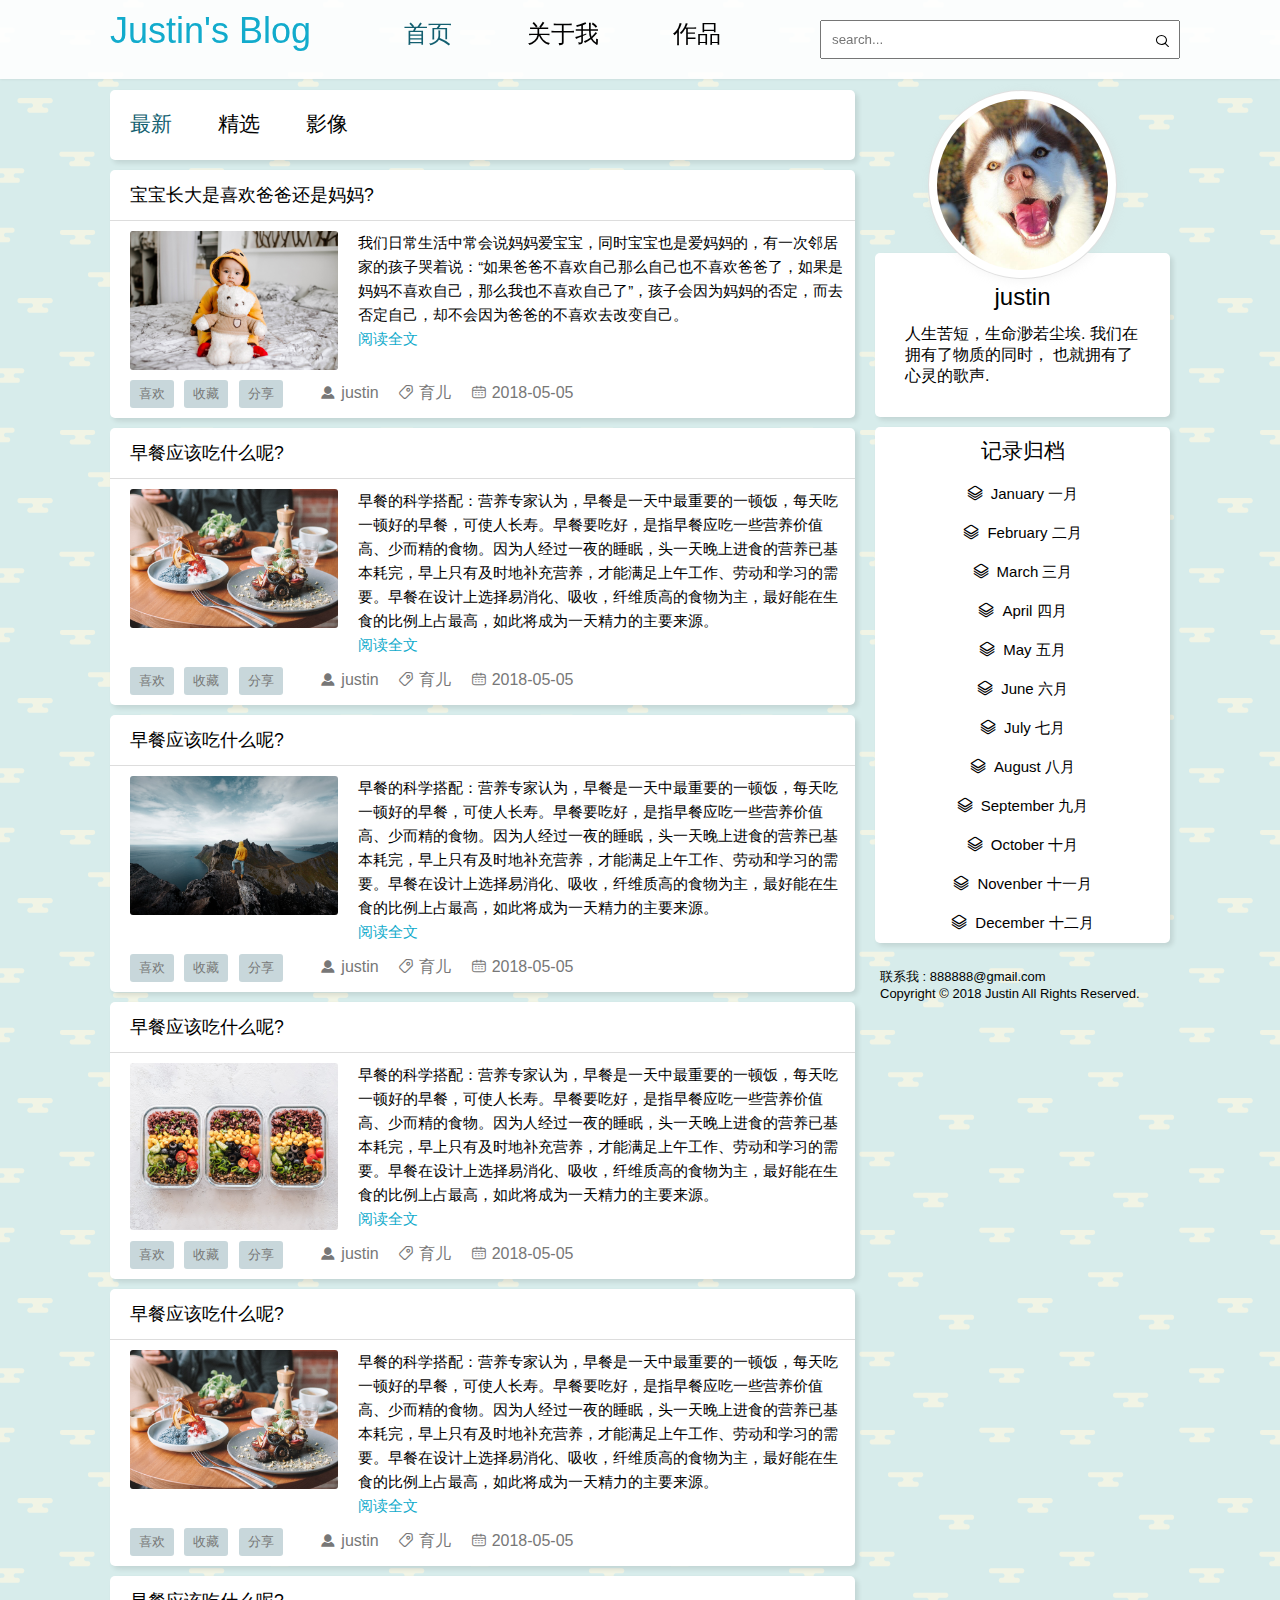
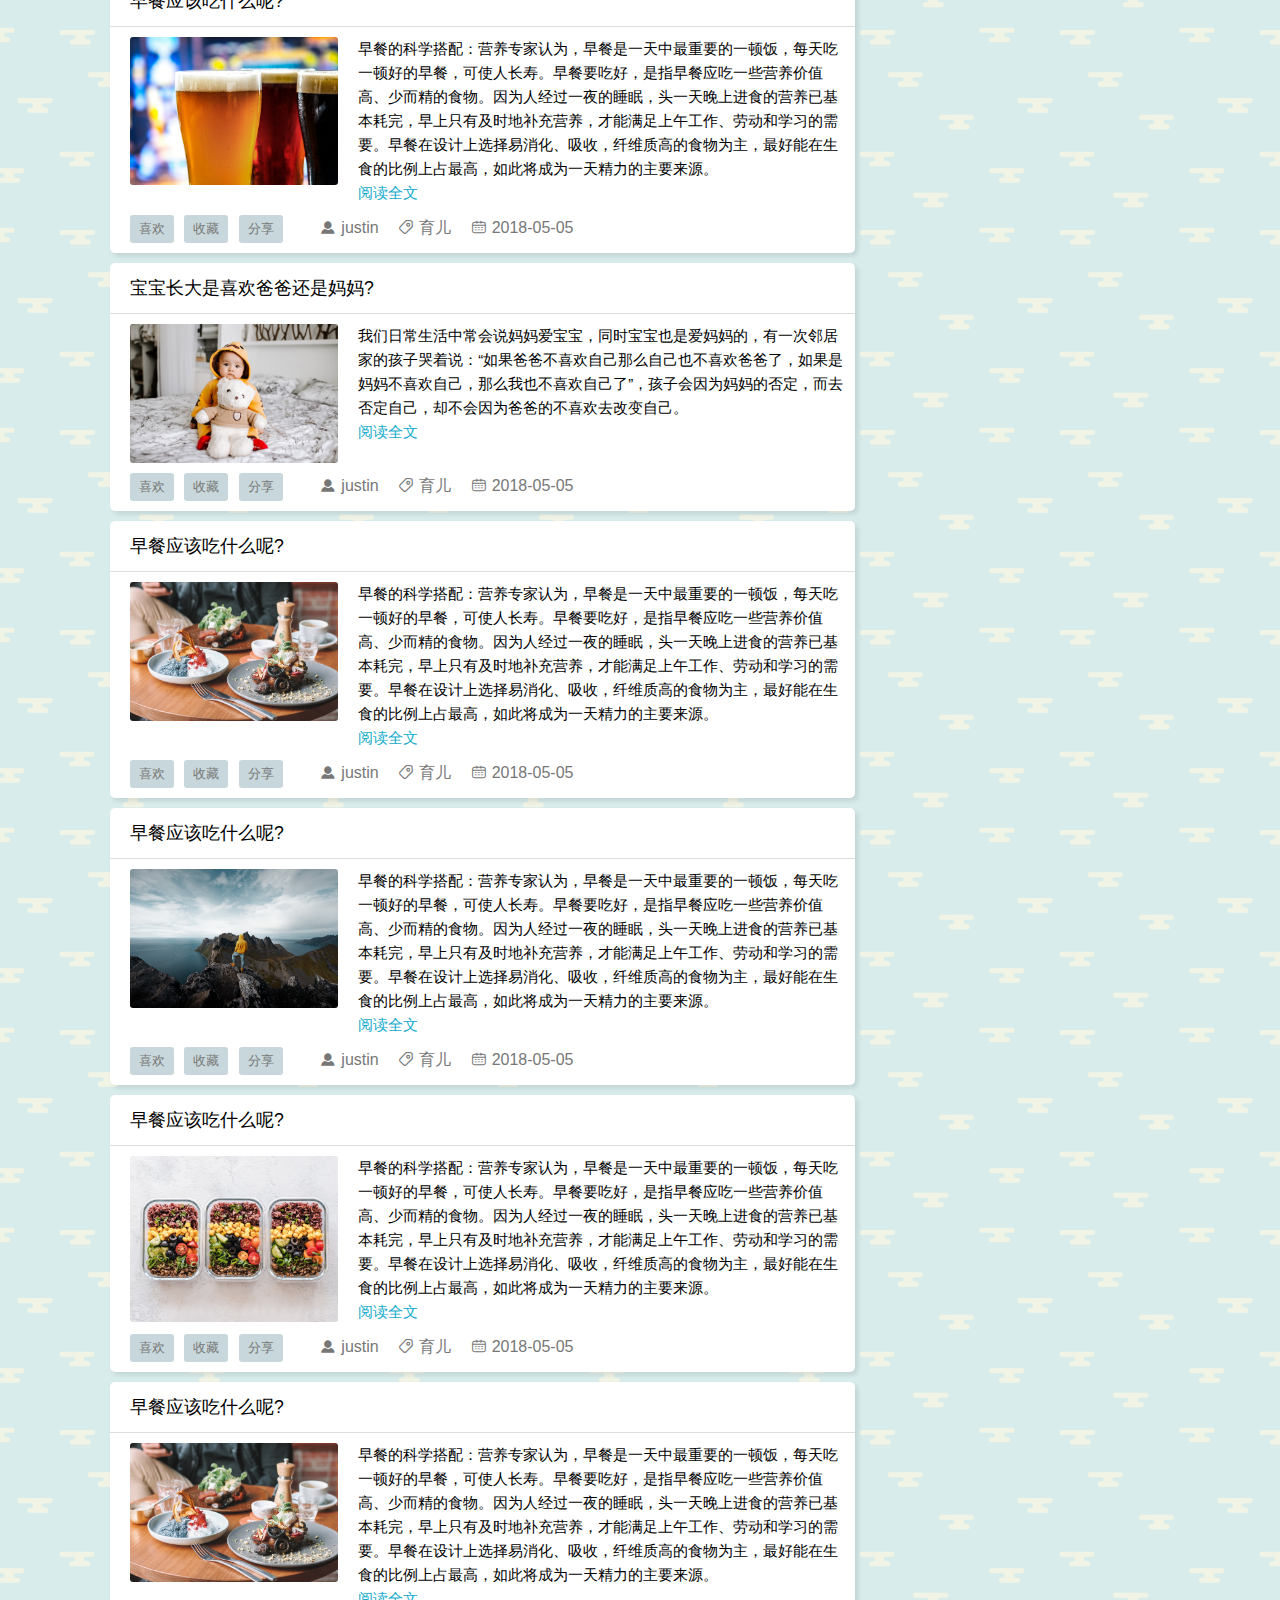
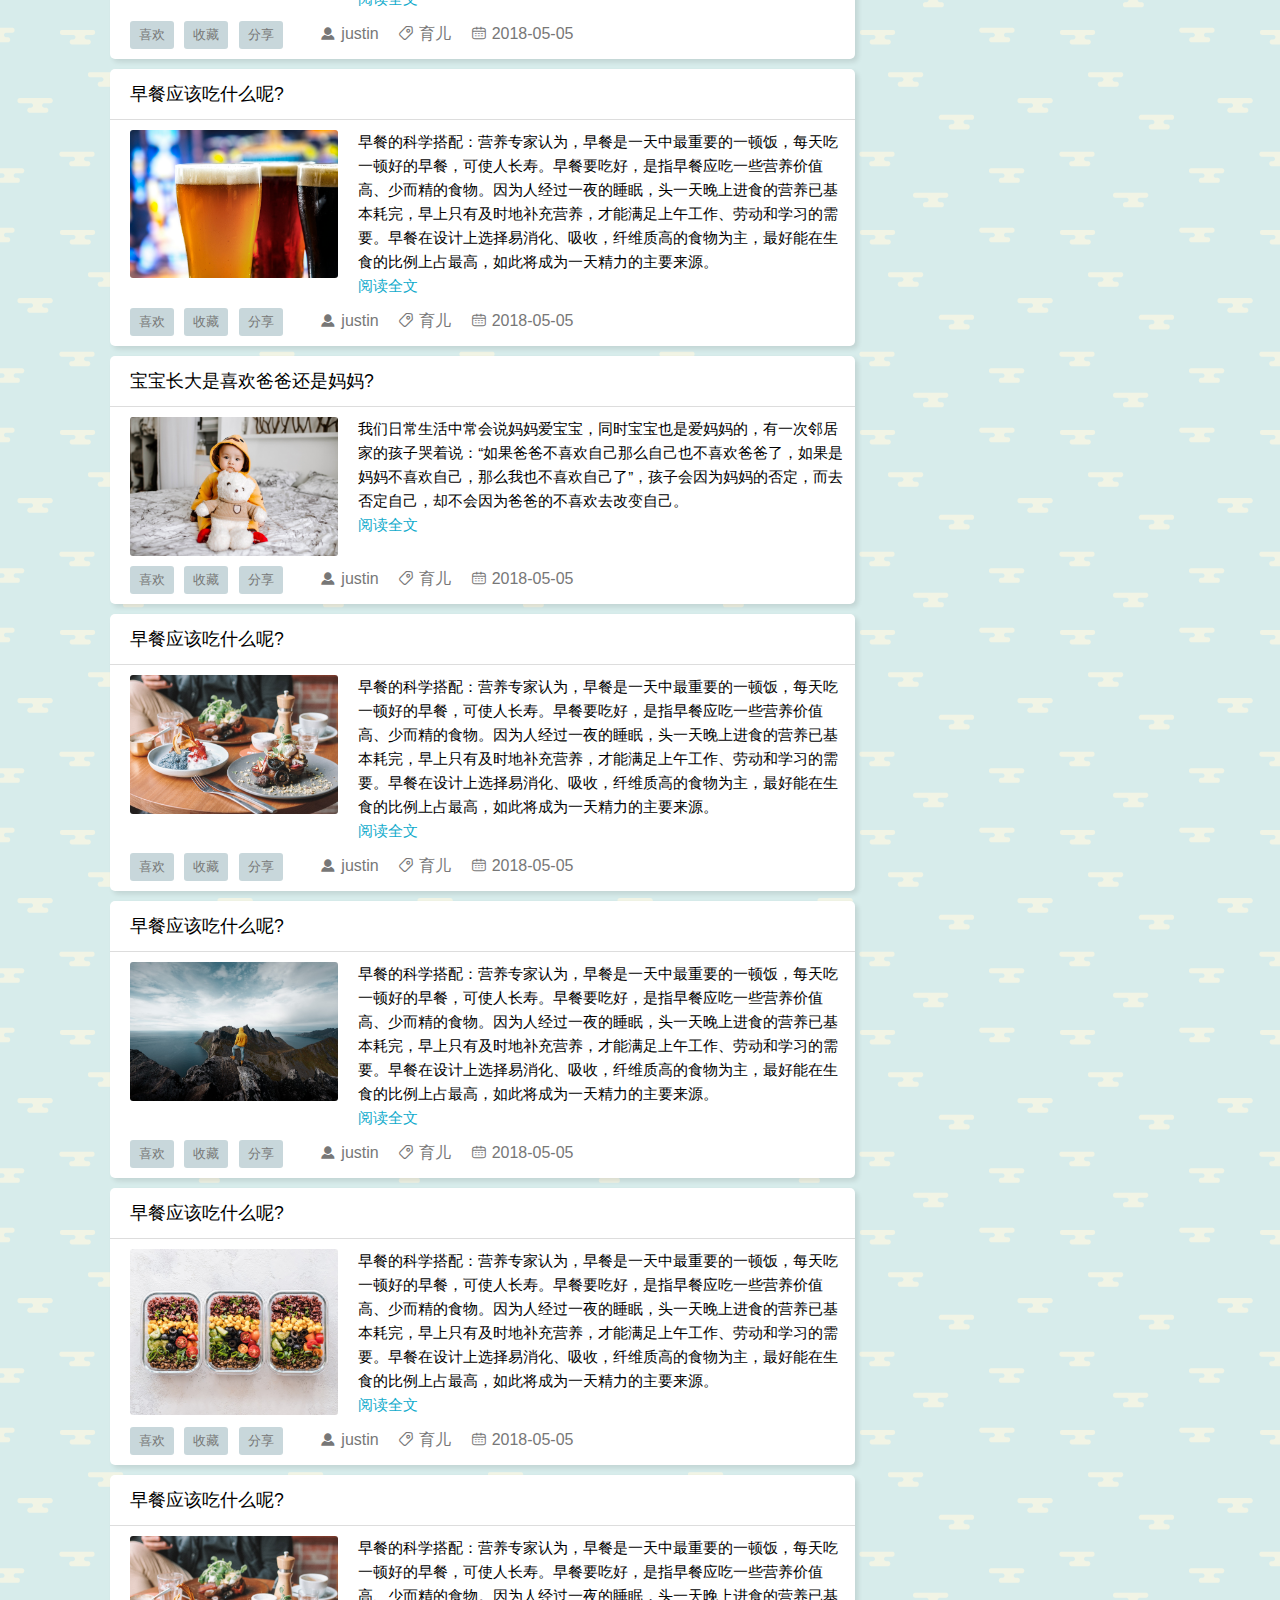
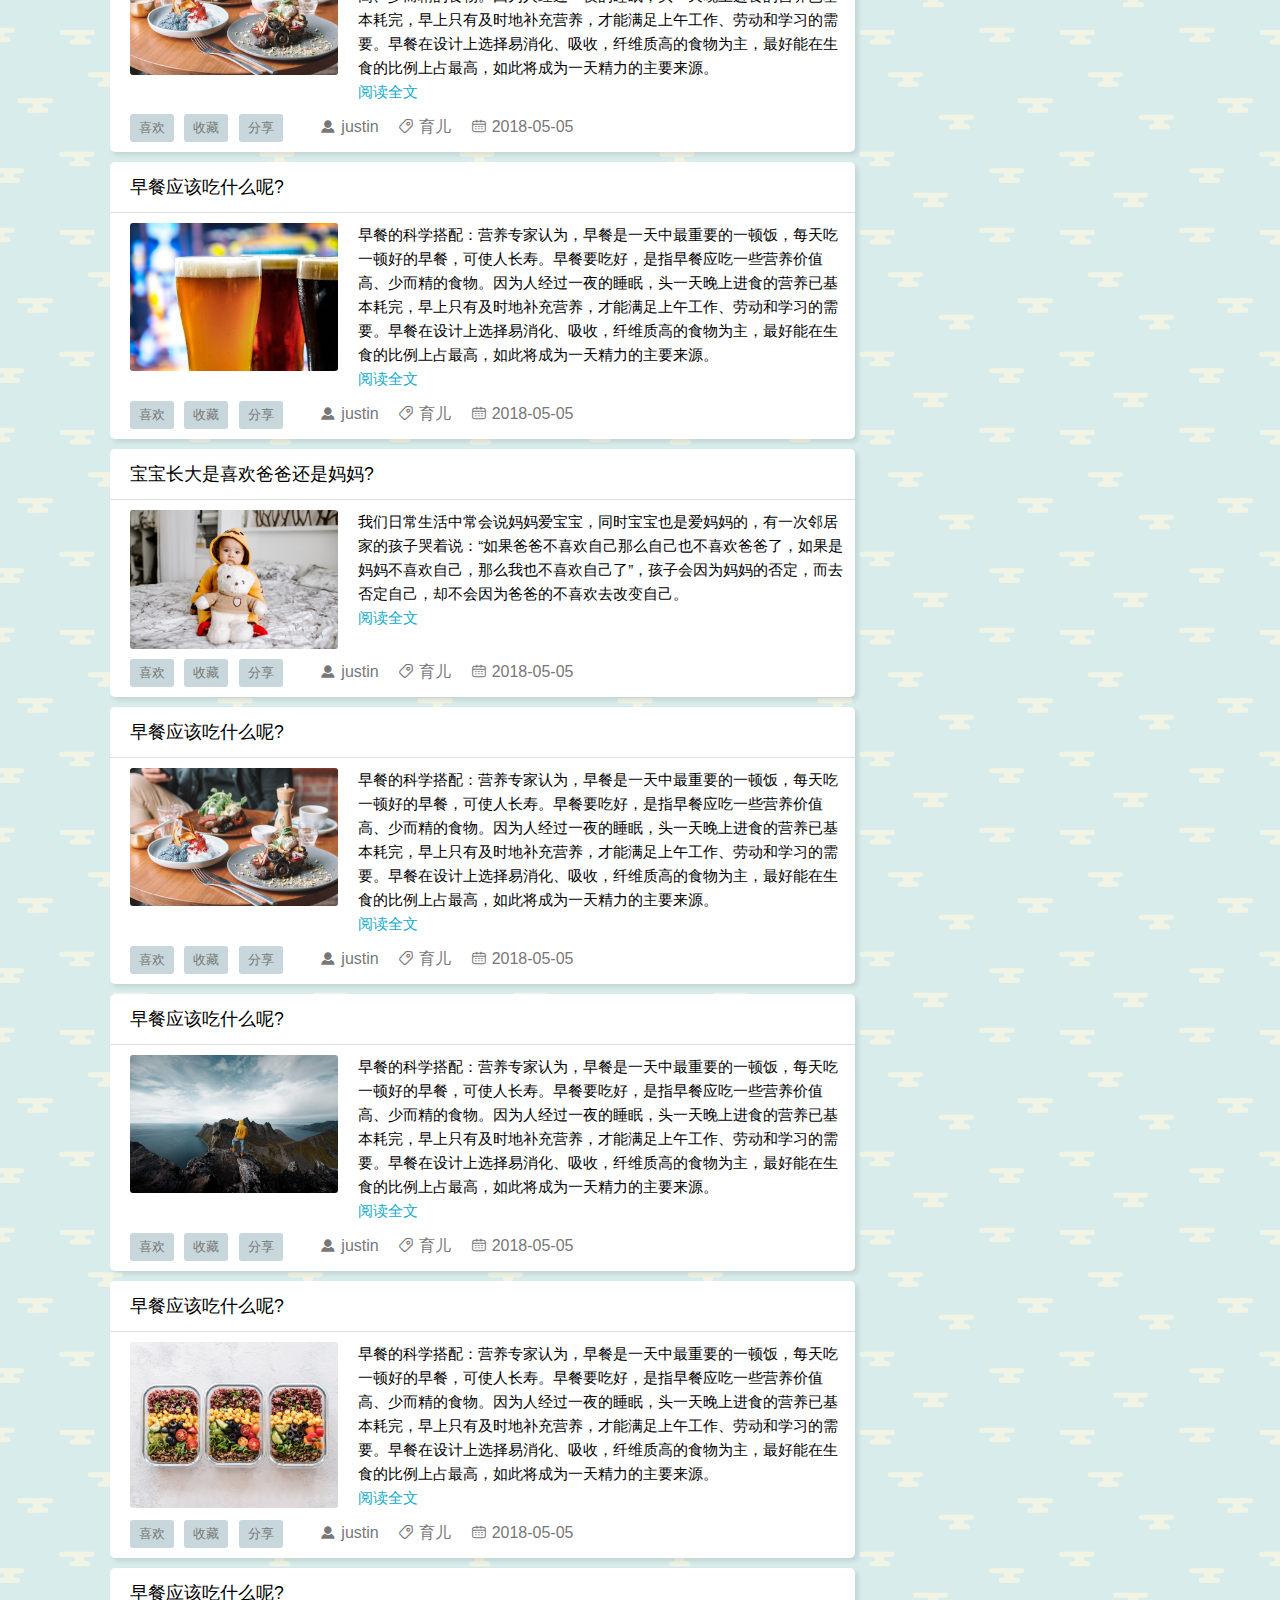
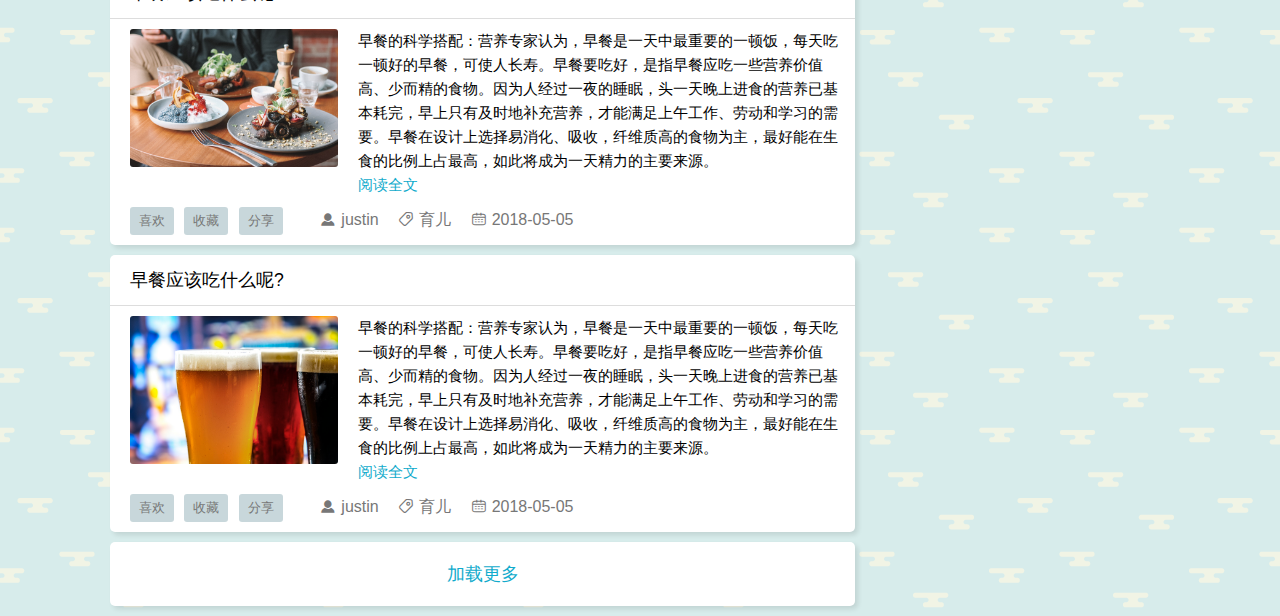
<file: index.html>
<!DOCTYPE html>
<html lang="en">

<head>
    <meta charset="UTF-8">
    <meta name="viewport" content="width=device-width, initial-scale=1.0">
    <meta http-equiv="X-UA-Compatible" content="ie=edge">
    <title>黄茂源的简历</title>
    <link rel="stylesheet" href="./css/universe.css">
    <link rel="stylesheet" href="./css/global.css">
    <link rel="stylesheet" href="./css/home.css">
    <link rel="stylesheet" href="./iconfont/iconfont.css">
    <link rel="stylesheet" media="screen and (max-width: 560px)" href="./css/min.css">
</head>

<body>
    <header>
        <div class="row nav global">
            <div class="container hide">
                <div class="col col-6 logo"><a href="#">Justin's Blog</a></div>
                <div class="col col-10 link-group">
                    <a href="#">首页</a>
                    <a href="#">关于我</a>
                    <a class="cat" href="#">作品</a>
                  
                </div>
                <div class="col col-8 search">
                    <input type="text" placeholder="search..."">
                    <button><i class=" icon iconfont
                        icon-sousuo"></i>
                    </button>
                </div>

            </div>
            <div class="row min-nav">
                <div class="col col-4 link">
                    <label for="menu-checkbox"><i class="icon iconfont icon-fenlei"></i></label>
                    <input id="menu-checkbox" type="checkbox" name value>
                    <div class="menu">
                        <a href="./index.html">最新</a>
                        <a href="./index.html">精选</a>
                        <a href="./index.html">影像</a>
                    </div>

                </div>
                <div class="col col-12 logo"><a href="#">Justin's Blog</a></div>
                <div class="col col-8 search">
                    <input type="text" placeholder="search..."">
                    <button><i class=" icon iconfont
                        icon-sousuo"></i>
                    </button>
                </div>
            </div>
        </div>
    </header>
    <main class="row">
        <div class=" row container">
                <div class="col col-7 col-min-24 fr right-bar">
                        <div class="intro">
                            <a href="#" class="via">
                                <img src="./img/via.jpg" alt="">
                            </a>
                            <div class="text">
                                <div class="title">justin</div>
                                <div class="desc">人生苦短，生命渺若尘埃.
                                    我们在拥有了物质的同时，
                                    也就拥有了心灵的歌声.
                                </div>
                            </div>
                        </div>
                        <div class="fild hide">
                            <span class="title">记录归档</span>
                            <a href="#"><i class="icon iconfont icon-guidangxiangmu"></i>January 一月</a>
                            <a href="#"><i class="icon iconfont icon-guidangxiangmu"></i>February 二月</a>
                            <a href="#"><i class="icon iconfont icon-guidangxiangmu"></i>March 三月</a>
                            <a href="#"><i class="icon iconfont icon-guidangxiangmu"></i>April 四月</a>
                            <a href="#"><i class="icon iconfont icon-guidangxiangmu"></i>May 五月</a>
                            <a href="#"><i class="icon iconfont icon-guidangxiangmu"></i>June 六月</a>
                            <a href="#"><i class="icon iconfont icon-guidangxiangmu"></i>July 七月</a>
                            <a href="#"><i class="icon iconfont icon-guidangxiangmu"></i>August 八月</a>
                            <a href="#"><i class="icon iconfont icon-guidangxiangmu"></i>September 九月</a>
                            <a href="#"><i class="icon iconfont icon-guidangxiangmu"></i>October 十月</a>
                            <a href="#"><i class="icon iconfont icon-guidangxiangmu"></i>Novenber 十一月</a>
                            <a href="#"><i class="icon iconfont icon-guidangxiangmu"></i>December 十二月</a>
        
                        </div>
                        <div class="footer hide">
                            <div class="div">联系我 : 888888@gmail.com</div>
                            <div class="div">Copyright © 2018 Justin All Rights Reserved.</div>
                        </div>
                    </div>
            <div class="col col-17  col-min-24 left-bar">
                <div class="nav page hide">
                    <a href="#">最新</a>
                    <a href="#">精选</a>
                    <a href="#">影像</a>
                </div>
                <div class="time-line">
                    <div class="card">
                        <div class="title"><a href="./article1.html">宝宝长大是喜欢爸爸还是妈妈?</a></div>
                        <div class="row content">
                            <div class="img col-8"><img src="./img/card-img1.jpg" alt=""></div>
                            <div class="text col-16"><a href="./article1.html">我们日常生活中常会说妈妈爱宝宝，同时宝宝也是爱妈妈的，有一次邻居家的孩子哭着说：“如果爸爸不喜欢自己那么自己也不喜欢爸爸了，如果是妈妈不喜欢自己，那么我也不喜欢自己了”，孩子会因为妈妈的否定，而去否定自己，却不会因为爸爸的不喜欢去改变自己。</a><a
                                    href="./article1.html">阅读全文</a></div>
                        </div>
                        <div class="info">
                            <div class="btn">
                                <button>喜欢</button>
                                <button>收藏</button>
                                <button>分享</button>
                            </div>
                            <div class="tag">
                                <span><i class="icon iconfont icon-wo"></i>justin</span>
                                <span><i class="icon iconfont icon-biaoqian"></i>育儿</span>
                                <span><i class="icon iconfont icon-rili"></i>2018-05-05</span>
                            </div>
                        </div>
                    </div>
                    <div class="card">
                        <div class="title"><a href="./article1.html">早餐应该吃什么呢?</a></div>
                        <div class="row content">
                            <div class="img col-8"><img src="./img/card-img2.jpg" alt=""></div>
                            <div class="text col-16"><a href="./article1.html">早餐的科学搭配：营养专家认为，早餐是一天中最重要的一顿饭，每天吃一顿好的早餐，可使人长寿。早餐要吃好，是指早餐应吃一些营养价值高、少而精的食物。因为人经过一夜的睡眠，头一天晚上进食的营养已基本耗完，早上只有及时地补充营养，才能满足上午工作、劳动和学习的需要。早餐在设计上选择易消化、吸收，纤维质高的食物为主，最好能在生食的比例上占最高，如此将成为一天精力的主要来源。</a><a
                                    href="./article1.html">阅读全文</a></div>
                        </div>
                        <div class="info">
                            <div class="btn">
                                <button>喜欢</button>
                                <button>收藏</button>
                                <button>分享</button>
                            </div>
                            <div class="tag">
                                <span><i class="icon iconfont icon-wo"></i>justin</span>
                                <span><i class="icon iconfont icon-biaoqian"></i>育儿</span>
                                <span><i class="icon iconfont icon-rili"></i>2018-05-05</span>
                            </div>
                        </div>
                    </div>
                    <div class="card">
                        <div class="title"><a href="./article1.html">早餐应该吃什么呢?</a></div>
                        <div class="row content">
                            <div class="img col-8"><img src="./img/card-img3.jpg" alt=""></div>
                            <div class="text col-16"><a href="./article1.html">早餐的科学搭配：营养专家认为，早餐是一天中最重要的一顿饭，每天吃一顿好的早餐，可使人长寿。早餐要吃好，是指早餐应吃一些营养价值高、少而精的食物。因为人经过一夜的睡眠，头一天晚上进食的营养已基本耗完，早上只有及时地补充营养，才能满足上午工作、劳动和学习的需要。早餐在设计上选择易消化、吸收，纤维质高的食物为主，最好能在生食的比例上占最高，如此将成为一天精力的主要来源。</a><a
                                    href="./article1.html">阅读全文</a></div>
                        </div>
                        <div class="info">
                            <div class="btn">
                                <button>喜欢</button>
                                <button>收藏</button>
                                <button>分享</button>
                            </div>
                            <div class="tag">
                                <span><i class="icon iconfont icon-wo"></i>justin</span>
                                <span><i class="icon iconfont icon-biaoqian"></i>育儿</span>
                                <span><i class="icon iconfont icon-rili"></i>2018-05-05</span>
                            </div>
                        </div>
                    </div>
                    <div class="card">
                        <div class="title"><a href="./article1.html">早餐应该吃什么呢?</a></div>
                        <div class="row content">
                            <div class="img col-8"><img src="./img/card-img4.jpg" alt=""></div>
                            <div class="text col-16"><a href="./article1.html">早餐的科学搭配：营养专家认为，早餐是一天中最重要的一顿饭，每天吃一顿好的早餐，可使人长寿。早餐要吃好，是指早餐应吃一些营养价值高、少而精的食物。因为人经过一夜的睡眠，头一天晚上进食的营养已基本耗完，早上只有及时地补充营养，才能满足上午工作、劳动和学习的需要。早餐在设计上选择易消化、吸收，纤维质高的食物为主，最好能在生食的比例上占最高，如此将成为一天精力的主要来源。</a><a
                                    href="./article1.html">阅读全文</a></div>
                        </div>
                        <div class="info">
                            <div class="btn">
                                <button>喜欢</button>
                                <button>收藏</button>
                                <button>分享</button>
                            </div>
                            <div class="tag">
                                <span><i class="icon iconfont icon-wo"></i>justin</span>
                                <span><i class="icon iconfont icon-biaoqian"></i>育儿</span>
                                <span><i class="icon iconfont icon-rili"></i>2018-05-05</span>
                            </div>
                        </div>
                    </div>
                    <div class="card">
                        <div class="title"><a href="./article4.html">早餐应该吃什么呢?</a></div>
                        <div class="row content">
                            <div class="img col-8"><img src="./img/card-img2.jpg" alt=""></div>
                            <div class="text col-16"><a href="./article1.html">早餐的科学搭配：营养专家认为，早餐是一天中最重要的一顿饭，每天吃一顿好的早餐，可使人长寿。早餐要吃好，是指早餐应吃一些营养价值高、少而精的食物。因为人经过一夜的睡眠，头一天晚上进食的营养已基本耗完，早上只有及时地补充营养，才能满足上午工作、劳动和学习的需要。早餐在设计上选择易消化、吸收，纤维质高的食物为主，最好能在生食的比例上占最高，如此将成为一天精力的主要来源。</a><a
                                    href="./article1.html">阅读全文</a></div>
                        </div>
                        <div class="info">
                            <div class="btn">
                                <button>喜欢</button>
                                <button>收藏</button>
                                <button>分享</button>
                            </div>
                            <div class="tag">
                                <span><i class="icon iconfont icon-wo"></i>justin</span>
                                <span><i class="icon iconfont icon-biaoqian"></i>育儿</span>
                                <span><i class="icon iconfont icon-rili"></i>2018-05-05</span>
                            </div>
                        </div>
                    </div>
                    <div class="card">
                        <div class="title"><a href="./article1.html">早餐应该吃什么呢?</a></div>
                        <div class="row content">
                            <div class="img col-8"><img src="./img/card-img5.jpg" alt=""></div>
                            <div class="text col-16"><a href="./article1.html">早餐的科学搭配：营养专家认为，早餐是一天中最重要的一顿饭，每天吃一顿好的早餐，可使人长寿。早餐要吃好，是指早餐应吃一些营养价值高、少而精的食物。因为人经过一夜的睡眠，头一天晚上进食的营养已基本耗完，早上只有及时地补充营养，才能满足上午工作、劳动和学习的需要。早餐在设计上选择易消化、吸收，纤维质高的食物为主，最好能在生食的比例上占最高，如此将成为一天精力的主要来源。</a><a
                                    href="./article1.html">阅读全文</a></div>
                        </div>
                        <div class="info">
                            <div class="btn">
                                <button>喜欢</button>
                                <button>收藏</button>
                                <button>分享</button>
                            </div>
                            <div class="tag">
                                <span><i class="icon iconfont icon-wo"></i>justin</span>
                                <span><i class="icon iconfont icon-biaoqian"></i>育儿</span>
                                <span><i class="icon iconfont icon-rili"></i>2018-05-05</span>
                            </div>
                        </div>
                    </div>
                    <div class="card">
                        <div class="title"><a href="./article1.html">宝宝长大是喜欢爸爸还是妈妈?</a></div>
                        <div class="row content">
                            <div class="img col-8"><img src="./img/card-img1.jpg" alt=""></div>
                            <div class="text col-16"><a href="./article1.html">我们日常生活中常会说妈妈爱宝宝，同时宝宝也是爱妈妈的，有一次邻居家的孩子哭着说：“如果爸爸不喜欢自己那么自己也不喜欢爸爸了，如果是妈妈不喜欢自己，那么我也不喜欢自己了”，孩子会因为妈妈的否定，而去否定自己，却不会因为爸爸的不喜欢去改变自己。</a><a
                                    href="./article1.html">阅读全文</a></div>
                        </div>
                        <div class="info">
                            <div class="btn">
                                <button>喜欢</button>
                                <button>收藏</button>
                                <button>分享</button>
                            </div>
                            <div class="tag">
                                <span><i class="icon iconfont icon-wo"></i>justin</span>
                                <span><i class="icon iconfont icon-biaoqian"></i>育儿</span>
                                <span><i class="icon iconfont icon-rili"></i>2018-05-05</span>
                            </div>
                        </div>
                    </div>
                    <div class="card">
                        <div class="title"><a href="./article1.html">早餐应该吃什么呢?</a></div>
                        <div class="row content">
                            <div class="img col-8"><img src="./img/card-img2.jpg" alt=""></div>
                            <div class="text col-16"><a href="./article1.html">早餐的科学搭配：营养专家认为，早餐是一天中最重要的一顿饭，每天吃一顿好的早餐，可使人长寿。早餐要吃好，是指早餐应吃一些营养价值高、少而精的食物。因为人经过一夜的睡眠，头一天晚上进食的营养已基本耗完，早上只有及时地补充营养，才能满足上午工作、劳动和学习的需要。早餐在设计上选择易消化、吸收，纤维质高的食物为主，最好能在生食的比例上占最高，如此将成为一天精力的主要来源。</a><a
                                    href="./article1.html">阅读全文</a></div>
                        </div>
                        <div class="info">
                            <div class="btn">
                                <button>喜欢</button>
                                <button>收藏</button>
                                <button>分享</button>
                            </div>
                            <div class="tag">
                                <span><i class="icon iconfont icon-wo"></i>justin</span>
                                <span><i class="icon iconfont icon-biaoqian"></i>育儿</span>
                                <span><i class="icon iconfont icon-rili"></i>2018-05-05</span>
                            </div>
                        </div>
                    </div>
                    <div class="card">
                        <div class="title"><a href="./article1.html">早餐应该吃什么呢?</a></div>
                        <div class="row content">
                            <div class="img col-8"><img src="./img/card-img3.jpg" alt=""></div>
                            <div class="text col-16"><a href="./article1.html">早餐的科学搭配：营养专家认为，早餐是一天中最重要的一顿饭，每天吃一顿好的早餐，可使人长寿。早餐要吃好，是指早餐应吃一些营养价值高、少而精的食物。因为人经过一夜的睡眠，头一天晚上进食的营养已基本耗完，早上只有及时地补充营养，才能满足上午工作、劳动和学习的需要。早餐在设计上选择易消化、吸收，纤维质高的食物为主，最好能在生食的比例上占最高，如此将成为一天精力的主要来源。</a><a
                                    href="./article1.html">阅读全文</a></div>
                        </div>
                        <div class="info">
                            <div class="btn">
                                <button>喜欢</button>
                                <button>收藏</button>
                                <button>分享</button>
                            </div>
                            <div class="tag">
                                <span><i class="icon iconfont icon-wo"></i>justin</span>
                                <span><i class="icon iconfont icon-biaoqian"></i>育儿</span>
                                <span><i class="icon iconfont icon-rili"></i>2018-05-05</span>
                            </div>
                        </div>
                    </div>
                    <div class="card">
                        <div class="title"><a href="./article1.html">早餐应该吃什么呢?</a></div>
                        <div class="row content">
                            <div class="img col-8"><img src="./img/card-img4.jpg" alt=""></div>
                            <div class="text col-16"><a href="./article1.html">早餐的科学搭配：营养专家认为，早餐是一天中最重要的一顿饭，每天吃一顿好的早餐，可使人长寿。早餐要吃好，是指早餐应吃一些营养价值高、少而精的食物。因为人经过一夜的睡眠，头一天晚上进食的营养已基本耗完，早上只有及时地补充营养，才能满足上午工作、劳动和学习的需要。早餐在设计上选择易消化、吸收，纤维质高的食物为主，最好能在生食的比例上占最高，如此将成为一天精力的主要来源。</a><a
                                    href="./article1.html">阅读全文</a></div>
                        </div>
                        <div class="info">
                            <div class="btn">
                                <button>喜欢</button>
                                <button>收藏</button>
                                <button>分享</button>
                            </div>
                            <div class="tag">
                                <span><i class="icon iconfont icon-wo"></i>justin</span>
                                <span><i class="icon iconfont icon-biaoqian"></i>育儿</span>
                                <span><i class="icon iconfont icon-rili"></i>2018-05-05</span>
                            </div>
                        </div>
                    </div>
                    <div class="card">
                        <div class="title"><a href="./article4.html">早餐应该吃什么呢?</a></div>
                        <div class="row content">
                            <div class="img col-8"><img src="./img/card-img2.jpg" alt=""></div>
                            <div class="text col-16"><a href="./article1.html">早餐的科学搭配：营养专家认为，早餐是一天中最重要的一顿饭，每天吃一顿好的早餐，可使人长寿。早餐要吃好，是指早餐应吃一些营养价值高、少而精的食物。因为人经过一夜的睡眠，头一天晚上进食的营养已基本耗完，早上只有及时地补充营养，才能满足上午工作、劳动和学习的需要。早餐在设计上选择易消化、吸收，纤维质高的食物为主，最好能在生食的比例上占最高，如此将成为一天精力的主要来源。</a><a
                                    href="./article1.html">阅读全文</a></div>
                        </div>
                        <div class="info">
                            <div class="btn">
                                <button>喜欢</button>
                                <button>收藏</button>
                                <button>分享</button>
                            </div>
                            <div class="tag">
                                <span><i class="icon iconfont icon-wo"></i>justin</span>
                                <span><i class="icon iconfont icon-biaoqian"></i>育儿</span>
                                <span><i class="icon iconfont icon-rili"></i>2018-05-05</span>
                            </div>
                        </div>
                    </div>
                    <div class="card">
                        <div class="title"><a href="./article1.html">早餐应该吃什么呢?</a></div>
                        <div class="row content">
                            <div class="img col-8"><img src="./img/card-img5.jpg" alt=""></div>
                            <div class="text col-16"><a href="./article1.html">早餐的科学搭配：营养专家认为，早餐是一天中最重要的一顿饭，每天吃一顿好的早餐，可使人长寿。早餐要吃好，是指早餐应吃一些营养价值高、少而精的食物。因为人经过一夜的睡眠，头一天晚上进食的营养已基本耗完，早上只有及时地补充营养，才能满足上午工作、劳动和学习的需要。早餐在设计上选择易消化、吸收，纤维质高的食物为主，最好能在生食的比例上占最高，如此将成为一天精力的主要来源。</a><a
                                    href="./article1.html">阅读全文</a></div>
                        </div>
                        <div class="info">
                            <div class="btn">
                                <button>喜欢</button>
                                <button>收藏</button>
                                <button>分享</button>
                            </div>
                            <div class="tag">
                                <span><i class="icon iconfont icon-wo"></i>justin</span>
                                <span><i class="icon iconfont icon-biaoqian"></i>育儿</span>
                                <span><i class="icon iconfont icon-rili"></i>2018-05-05</span>
                            </div>
                        </div>
                    </div>
                    <div class="card">
                        <div class="title"><a href="./article1.html">宝宝长大是喜欢爸爸还是妈妈?</a></div>
                        <div class="row content">
                            <div class="img col-8"><img src="./img/card-img1.jpg" alt=""></div>
                            <div class="text col-16"><a href="./article1.html">我们日常生活中常会说妈妈爱宝宝，同时宝宝也是爱妈妈的，有一次邻居家的孩子哭着说：“如果爸爸不喜欢自己那么自己也不喜欢爸爸了，如果是妈妈不喜欢自己，那么我也不喜欢自己了”，孩子会因为妈妈的否定，而去否定自己，却不会因为爸爸的不喜欢去改变自己。</a><a
                                    href="./article1.html">阅读全文</a></div>
                        </div>
                        <div class="info">
                            <div class="btn">
                                <button>喜欢</button>
                                <button>收藏</button>
                                <button>分享</button>
                            </div>
                            <div class="tag">
                                <span><i class="icon iconfont icon-wo"></i>justin</span>
                                <span><i class="icon iconfont icon-biaoqian"></i>育儿</span>
                                <span><i class="icon iconfont icon-rili"></i>2018-05-05</span>
                            </div>
                        </div>
                    </div>
                    <div class="card">
                        <div class="title"><a href="./article1.html">早餐应该吃什么呢?</a></div>
                        <div class="row content">
                            <div class="img col-8"><img src="./img/card-img2.jpg" alt=""></div>
                            <div class="text col-16"><a href="./article1.html">早餐的科学搭配：营养专家认为，早餐是一天中最重要的一顿饭，每天吃一顿好的早餐，可使人长寿。早餐要吃好，是指早餐应吃一些营养价值高、少而精的食物。因为人经过一夜的睡眠，头一天晚上进食的营养已基本耗完，早上只有及时地补充营养，才能满足上午工作、劳动和学习的需要。早餐在设计上选择易消化、吸收，纤维质高的食物为主，最好能在生食的比例上占最高，如此将成为一天精力的主要来源。</a><a
                                    href="./article1.html">阅读全文</a></div>
                        </div>
                        <div class="info">
                            <div class="btn">
                                <button>喜欢</button>
                                <button>收藏</button>
                                <button>分享</button>
                            </div>
                            <div class="tag">
                                <span><i class="icon iconfont icon-wo"></i>justin</span>
                                <span><i class="icon iconfont icon-biaoqian"></i>育儿</span>
                                <span><i class="icon iconfont icon-rili"></i>2018-05-05</span>
                            </div>
                        </div>
                    </div>
                    <div class="card">
                        <div class="title"><a href="./article1.html">早餐应该吃什么呢?</a></div>
                        <div class="row content">
                            <div class="img col-8"><img src="./img/card-img3.jpg" alt=""></div>
                            <div class="text col-16"><a href="./article1.html">早餐的科学搭配：营养专家认为，早餐是一天中最重要的一顿饭，每天吃一顿好的早餐，可使人长寿。早餐要吃好，是指早餐应吃一些营养价值高、少而精的食物。因为人经过一夜的睡眠，头一天晚上进食的营养已基本耗完，早上只有及时地补充营养，才能满足上午工作、劳动和学习的需要。早餐在设计上选择易消化、吸收，纤维质高的食物为主，最好能在生食的比例上占最高，如此将成为一天精力的主要来源。</a><a
                                    href="./article1.html">阅读全文</a></div>
                        </div>
                        <div class="info">
                            <div class="btn">
                                <button>喜欢</button>
                                <button>收藏</button>
                                <button>分享</button>
                            </div>
                            <div class="tag">
                                <span><i class="icon iconfont icon-wo"></i>justin</span>
                                <span><i class="icon iconfont icon-biaoqian"></i>育儿</span>
                                <span><i class="icon iconfont icon-rili"></i>2018-05-05</span>
                            </div>
                        </div>
                    </div>
                    <div class="card">
                        <div class="title"><a href="./article1.html">早餐应该吃什么呢?</a></div>
                        <div class="row content">
                            <div class="img col-8"><img src="./img/card-img4.jpg" alt=""></div>
                            <div class="text col-16"><a href="./article1.html">早餐的科学搭配：营养专家认为，早餐是一天中最重要的一顿饭，每天吃一顿好的早餐，可使人长寿。早餐要吃好，是指早餐应吃一些营养价值高、少而精的食物。因为人经过一夜的睡眠，头一天晚上进食的营养已基本耗完，早上只有及时地补充营养，才能满足上午工作、劳动和学习的需要。早餐在设计上选择易消化、吸收，纤维质高的食物为主，最好能在生食的比例上占最高，如此将成为一天精力的主要来源。</a><a
                                    href="./article1.html">阅读全文</a></div>
                        </div>
                        <div class="info">
                            <div class="btn">
                                <button>喜欢</button>
                                <button>收藏</button>
                                <button>分享</button>
                            </div>
                            <div class="tag">
                                <span><i class="icon iconfont icon-wo"></i>justin</span>
                                <span><i class="icon iconfont icon-biaoqian"></i>育儿</span>
                                <span><i class="icon iconfont icon-rili"></i>2018-05-05</span>
                            </div>
                        </div>
                    </div>
                    <div class="card">
                        <div class="title"><a href="./article4.html">早餐应该吃什么呢?</a></div>
                        <div class="row content">
                            <div class="img col-8"><img src="./img/card-img2.jpg" alt=""></div>
                            <div class="text col-16"><a href="./article1.html">早餐的科学搭配：营养专家认为，早餐是一天中最重要的一顿饭，每天吃一顿好的早餐，可使人长寿。早餐要吃好，是指早餐应吃一些营养价值高、少而精的食物。因为人经过一夜的睡眠，头一天晚上进食的营养已基本耗完，早上只有及时地补充营养，才能满足上午工作、劳动和学习的需要。早餐在设计上选择易消化、吸收，纤维质高的食物为主，最好能在生食的比例上占最高，如此将成为一天精力的主要来源。</a><a
                                    href="./article1.html">阅读全文</a></div>
                        </div>
                        <div class="info">
                            <div class="btn">
                                <button>喜欢</button>
                                <button>收藏</button>
                                <button>分享</button>
                            </div>
                            <div class="tag">
                                <span><i class="icon iconfont icon-wo"></i>justin</span>
                                <span><i class="icon iconfont icon-biaoqian"></i>育儿</span>
                                <span><i class="icon iconfont icon-rili"></i>2018-05-05</span>
                            </div>
                        </div>
                    </div>
                    <div class="card">
                        <div class="title"><a href="./article1.html">早餐应该吃什么呢?</a></div>
                        <div class="row content">
                            <div class="img col-8"><img src="./img/card-img5.jpg" alt=""></div>
                            <div class="text col-16"><a href="./article1.html">早餐的科学搭配：营养专家认为，早餐是一天中最重要的一顿饭，每天吃一顿好的早餐，可使人长寿。早餐要吃好，是指早餐应吃一些营养价值高、少而精的食物。因为人经过一夜的睡眠，头一天晚上进食的营养已基本耗完，早上只有及时地补充营养，才能满足上午工作、劳动和学习的需要。早餐在设计上选择易消化、吸收，纤维质高的食物为主，最好能在生食的比例上占最高，如此将成为一天精力的主要来源。</a><a
                                    href="./article1.html">阅读全文</a></div>
                        </div>
                        <div class="info">
                            <div class="btn">
                                <button>喜欢</button>
                                <button>收藏</button>
                                <button>分享</button>
                            </div>
                            <div class="tag">
                                <span><i class="icon iconfont icon-wo"></i>justin</span>
                                <span><i class="icon iconfont icon-biaoqian"></i>育儿</span>
                                <span><i class="icon iconfont icon-rili"></i>2018-05-05</span>
                            </div>
                        </div>
                    </div>
                    <div class="card">
                        <div class="title"><a href="./article1.html">宝宝长大是喜欢爸爸还是妈妈?</a></div>
                        <div class="row content">
                            <div class="img col-8"><img src="./img/card-img1.jpg" alt=""></div>
                            <div class="text col-16"><a href="./article1.html">我们日常生活中常会说妈妈爱宝宝，同时宝宝也是爱妈妈的，有一次邻居家的孩子哭着说：“如果爸爸不喜欢自己那么自己也不喜欢爸爸了，如果是妈妈不喜欢自己，那么我也不喜欢自己了”，孩子会因为妈妈的否定，而去否定自己，却不会因为爸爸的不喜欢去改变自己。</a><a
                                    href="./article1.html">阅读全文</a></div>
                        </div>
                        <div class="info">
                            <div class="btn">
                                <button>喜欢</button>
                                <button>收藏</button>
                                <button>分享</button>
                            </div>
                            <div class="tag">
                                <span><i class="icon iconfont icon-wo"></i>justin</span>
                                <span><i class="icon iconfont icon-biaoqian"></i>育儿</span>
                                <span><i class="icon iconfont icon-rili"></i>2018-05-05</span>
                            </div>
                        </div>
                    </div>
                    <div class="card">
                        <div class="title"><a href="./article1.html">早餐应该吃什么呢?</a></div>
                        <div class="row content">
                            <div class="img col-8"><img src="./img/card-img2.jpg" alt=""></div>
                            <div class="text col-16"><a href="./article1.html">早餐的科学搭配：营养专家认为，早餐是一天中最重要的一顿饭，每天吃一顿好的早餐，可使人长寿。早餐要吃好，是指早餐应吃一些营养价值高、少而精的食物。因为人经过一夜的睡眠，头一天晚上进食的营养已基本耗完，早上只有及时地补充营养，才能满足上午工作、劳动和学习的需要。早餐在设计上选择易消化、吸收，纤维质高的食物为主，最好能在生食的比例上占最高，如此将成为一天精力的主要来源。</a><a
                                    href="./article1.html">阅读全文</a></div>
                        </div>
                        <div class="info">
                            <div class="btn">
                                <button>喜欢</button>
                                <button>收藏</button>
                                <button>分享</button>
                            </div>
                            <div class="tag">
                                <span><i class="icon iconfont icon-wo"></i>justin</span>
                                <span><i class="icon iconfont icon-biaoqian"></i>育儿</span>
                                <span><i class="icon iconfont icon-rili"></i>2018-05-05</span>
                            </div>
                        </div>
                    </div>
                    <div class="card">
                        <div class="title"><a href="./article1.html">早餐应该吃什么呢?</a></div>
                        <div class="row content">
                            <div class="img col-8"><img src="./img/card-img3.jpg" alt=""></div>
                            <div class="text col-16"><a href="./article1.html">早餐的科学搭配：营养专家认为，早餐是一天中最重要的一顿饭，每天吃一顿好的早餐，可使人长寿。早餐要吃好，是指早餐应吃一些营养价值高、少而精的食物。因为人经过一夜的睡眠，头一天晚上进食的营养已基本耗完，早上只有及时地补充营养，才能满足上午工作、劳动和学习的需要。早餐在设计上选择易消化、吸收，纤维质高的食物为主，最好能在生食的比例上占最高，如此将成为一天精力的主要来源。</a><a
                                    href="./article1.html">阅读全文</a></div>
                        </div>
                        <div class="info">
                            <div class="btn">
                                <button>喜欢</button>
                                <button>收藏</button>
                                <button>分享</button>
                            </div>
                            <div class="tag">
                                <span><i class="icon iconfont icon-wo"></i>justin</span>
                                <span><i class="icon iconfont icon-biaoqian"></i>育儿</span>
                                <span><i class="icon iconfont icon-rili"></i>2018-05-05</span>
                            </div>
                        </div>
                    </div>
                    <div class="card">
                        <div class="title"><a href="./article1.html">早餐应该吃什么呢?</a></div>
                        <div class="row content">
                            <div class="img col-8"><img src="./img/card-img4.jpg" alt=""></div>
                            <div class="text col-16"><a href="./article1.html">早餐的科学搭配：营养专家认为，早餐是一天中最重要的一顿饭，每天吃一顿好的早餐，可使人长寿。早餐要吃好，是指早餐应吃一些营养价值高、少而精的食物。因为人经过一夜的睡眠，头一天晚上进食的营养已基本耗完，早上只有及时地补充营养，才能满足上午工作、劳动和学习的需要。早餐在设计上选择易消化、吸收，纤维质高的食物为主，最好能在生食的比例上占最高，如此将成为一天精力的主要来源。</a><a
                                    href="./article1.html">阅读全文</a></div>
                        </div>
                        <div class="info">
                            <div class="btn">
                                <button>喜欢</button>
                                <button>收藏</button>
                                <button>分享</button>
                            </div>
                            <div class="tag">
                                <span><i class="icon iconfont icon-wo"></i>justin</span>
                                <span><i class="icon iconfont icon-biaoqian"></i>育儿</span>
                                <span><i class="icon iconfont icon-rili"></i>2018-05-05</span>
                            </div>
                        </div>
                    </div>
                    <div class="card">
                        <div class="title"><a href="./article4.html">早餐应该吃什么呢?</a></div>
                        <div class="row content">
                            <div class="img col-8"><img src="./img/card-img2.jpg" alt=""></div>
                            <div class="text col-16"><a href="./article1.html">早餐的科学搭配：营养专家认为，早餐是一天中最重要的一顿饭，每天吃一顿好的早餐，可使人长寿。早餐要吃好，是指早餐应吃一些营养价值高、少而精的食物。因为人经过一夜的睡眠，头一天晚上进食的营养已基本耗完，早上只有及时地补充营养，才能满足上午工作、劳动和学习的需要。早餐在设计上选择易消化、吸收，纤维质高的食物为主，最好能在生食的比例上占最高，如此将成为一天精力的主要来源。</a><a
                                    href="./article1.html">阅读全文</a></div>
                        </div>
                        <div class="info">
                            <div class="btn">
                                <button>喜欢</button>
                                <button>收藏</button>
                                <button>分享</button>
                            </div>
                            <div class="tag">
                                <span><i class="icon iconfont icon-wo"></i>justin</span>
                                <span><i class="icon iconfont icon-biaoqian"></i>育儿</span>
                                <span><i class="icon iconfont icon-rili"></i>2018-05-05</span>
                            </div>
                        </div>
                    </div>
                    <div class="card">
                        <div class="title"><a href="./article1.html">早餐应该吃什么呢?</a></div>
                        <div class="row content">
                            <div class="img col-8"><img src="./img/card-img5.jpg" alt=""></div>
                            <div class="text col-16"><a href="./article1.html">早餐的科学搭配：营养专家认为，早餐是一天中最重要的一顿饭，每天吃一顿好的早餐，可使人长寿。早餐要吃好，是指早餐应吃一些营养价值高、少而精的食物。因为人经过一夜的睡眠，头一天晚上进食的营养已基本耗完，早上只有及时地补充营养，才能满足上午工作、劳动和学习的需要。早餐在设计上选择易消化、吸收，纤维质高的食物为主，最好能在生食的比例上占最高，如此将成为一天精力的主要来源。</a><a
                                    href="./article1.html">阅读全文</a></div>
                        </div>
                        <div class="info">
                            <div class="btn">
                                <button>喜欢</button>
                                <button>收藏</button>
                                <button>分享</button>
                            </div>
                            <div class="tag">
                                <span><i class="icon iconfont icon-wo"></i>justin</span>
                                <span><i class="icon iconfont icon-biaoqian"></i>育儿</span>
                                <span><i class="icon iconfont icon-rili"></i>2018-05-05</span>
                            </div>
                        </div>
                    </div>
                    
                </div>
                <div class="more">
                    <a href="#">加载更多</a>
                </div>
            </div>
            
        </div>
    </main>
</body>

</html>
</file>
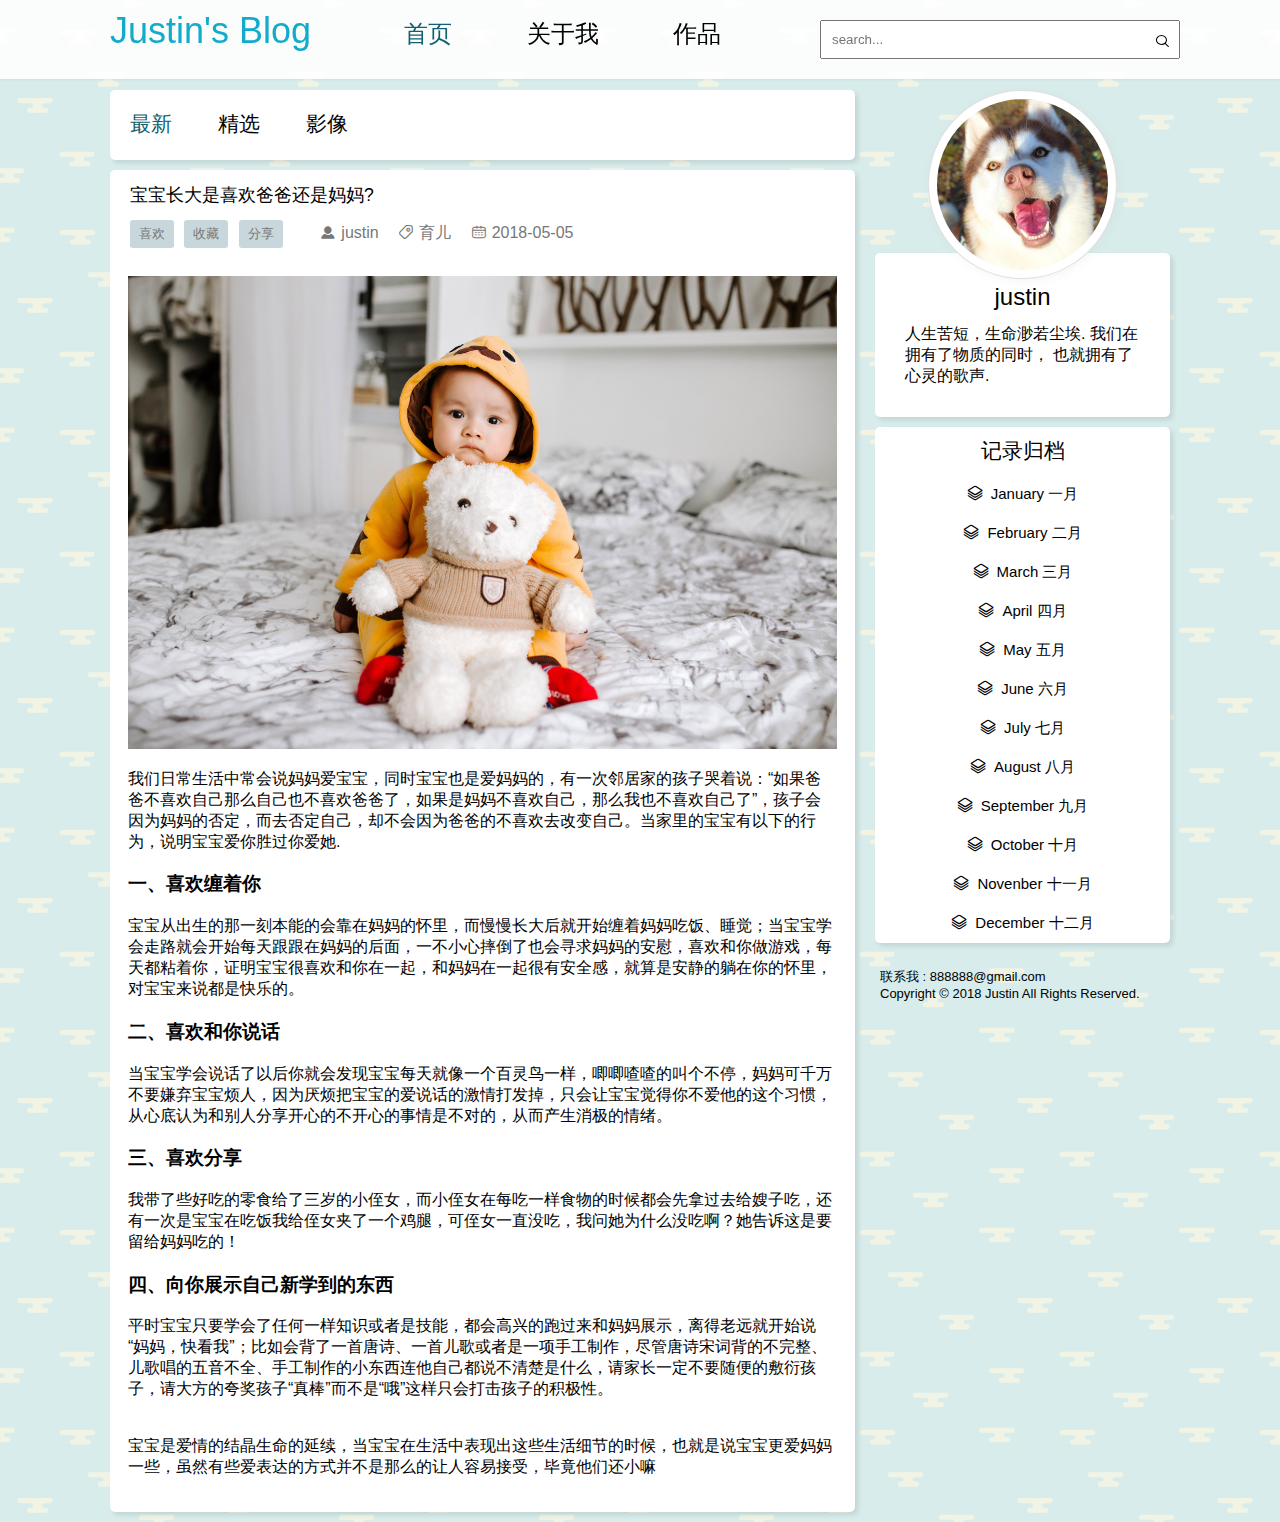
<file: article1.html>
<!DOCTYPE html>
<html lang="en">

<head>
    <meta charset="UTF-8">
    <meta name="viewport" content="width=device-width, initial-scale=1.0">
    <meta http-equiv="X-UA-Compatible" content="ie=edge">
    <title>黄茂源的简历</title>
    <link rel="stylesheet" href="./css/universe.css">
    <link rel="stylesheet" href="./css/global.css">
    <link rel="stylesheet" href="./css/home.css">
    <link rel="stylesheet" href="./css/article.css">
    <link rel="stylesheet" media="screen and (max-width:560px)" href="./css/min.css">
    <link rel="stylesheet" href="./iconfont/iconfont.css">
</head>

<body>
    <header>
        <div class="row nav global">
            <div class="container hide">
                <div class="col col-6 logo"><a href="./index.html">Justin's Blog</a></div>
                <div class="col col-10 link-group">
                    <a href="./index.html">首页</a>
                    <a href="./index.html">关于我</a>
                    <a class="cat" href="./index.html">作品</a>

                </div>
                <div class="col col-8 search">
                    <input type="text" placeholder="search..."">
                            <button><i class=" icon
                        iconfont icon-sousuo"></i>
                    </button>
                </div>

            </div>
            <div class="row min-nav">
                <div class="col col-4 link">
                    <label for="menu-checkbox"><i class="icon iconfont icon-fenlei"></i></label>
                    <input id="menu-checkbox" type="checkbox" name value>
                    <div class="menu">
                        <a href="./index.html">最新</a>
                        <a href="./index.html">精选</a>
                        <a href="./index.html">影像</a>
                    </div>

                </div>
                <div class="col col-12 logo"><a href="./index.html">Justin's Blog</a></div>
                <div class="col col-8 search">
                    <input type="text" placeholder="search..."">
                            <button><i class=" icon
                        iconfont icon-sousuo"></i>
                    </button>
                </div>
            </div>
        </div>
    </header>
    <main class="row">
        <div class="container">
            <div class="col col-17 col-min-24 left-bar">
                <div class="nav page hide">
                    <a href="./index.html">最新</a>
                    <a href="./index.html">精选</a>
                    <a href="./index.html">影像</a>
                </div>
                <div class="article">
                    <div class="title">宝宝长大是喜欢爸爸还是妈妈?</div>
                    <div class="info">
                        <div class="btn">
                            <button>喜欢</button>
                            <button>收藏</button>
                            <button>分享</button>
                        </div>
                        <div class="tag">
                            <span><i class="icon iconfont icon-wo"></i>justin</span>
                            <span><i class="icon iconfont icon-biaoqian"></i>育儿</span>
                            <span><i class="icon iconfont icon-rili"></i>2018-05-05</span>
                        </div>
                    </div>
                    <div class="content">
                        <div class="img"><img src="./img/card-img1.jpg" alt=""></div>
                        <p>
                            我们日常生活中常会说妈妈爱宝宝，同时宝宝也是爱妈妈的，有一次邻居家的孩子哭着说：“如果爸爸不喜欢自己那么自己也不喜欢爸爸了，如果是妈妈不喜欢自己，那么我也不喜欢自己了”，孩子会因为妈妈的否定，而去否定自己，却不会因为爸爸的不喜欢去改变自己。当家里的宝宝有以下的行为，说明宝宝爱你胜过你爱她.
                            <h3>一、喜欢缠着你</h3>
                            宝宝从出生的那一刻本能的会靠在妈妈的怀里，而慢慢长大后就开始缠着妈妈吃饭、睡觉；当宝宝学会走路就会开始每天跟跟在妈妈的后面，一不小心摔倒了也会寻求妈妈的安慰，喜欢和你做游戏，每天都粘着你，证明宝宝很喜欢和你在一起，和妈妈在一起很有安全感，就算是安静的躺在你的怀里，对宝宝来说都是快乐的。
                            <h3>二、喜欢和你说话</h3>


                            当宝宝学会说话了以后你就会发现宝宝每天就像一个百灵鸟一样，唧唧喳喳的叫个不停，妈妈可千万不要嫌弃宝宝烦人，因为厌烦把宝宝的爱说话的激情打发掉，只会让宝宝觉得你不爱他的这个习惯，从心底认为和别人分享开心的不开心的事情是不对的，从而产生消极的情绪。

                            <h3>三、喜欢分享</h3>

                            我带了些好吃的零食给了三岁的小侄女，而小侄女在每吃一样食物的时候都会先拿过去给嫂子吃，还有一次是宝宝在吃饭我给侄女夹了一个鸡腿，可侄女一直没吃，我问她为什么没吃啊？她告诉这是要留给妈妈吃的！

                            <h3>四、向你展示自己新学到的东西</h3>


                            平时宝宝只要学会了任何一样知识或者是技能，都会高兴的跑过来和妈妈展示，离得老远就开始说“妈妈，快看我”；比如会背了一首唐诗、一首儿歌或者是一项手工制作，尽管唐诗宋词背的不完整、儿歌唱的五音不全、手工制作的小东西连他自己都说不清楚是什么，请家长一定不要随便的敷衍孩子，请大方的夸奖孩子“真棒”而不是“哦”这样只会打击孩子的积极性。
                            <br>
                            <br>
                            <br>
                            宝宝是爱情的结晶生命的延续，当宝宝在生活中表现出这些生活细节的时候，也就是说宝宝更爱妈妈一些，虽然有些爱表达的方式并不是那么的让人容易接受，毕竟他们还小嘛
                        </p>
                    </div>
                </div>
            </div>
            <div class="col col-7 col-min-24 fr right-bar">
                <div class="intro hide">
                    <a href="./index.html" class="via">
                        <img src="./img/via.jpg" alt="">
                    </a>
                    <div class="text">
                        <div class="title">justin</div>
                        <div class="desc">人生苦短，生命渺若尘埃.
                            我们在拥有了物质的同时，
                            也就拥有了心灵的歌声.
                        </div>
                    </div>
                </div>
                <div class="fild hide">
                    <span class="title">记录归档</span>
                    <a href="./index.html"><i class="icon iconfont icon-guidangxiangmu"></i>January 一月</a>
                    <a href="./index.html"><i class="icon iconfont icon-guidangxiangmu"></i>February 二月</a>
                    <a href="./index.html"><i class="icon iconfont icon-guidangxiangmu"></i>March 三月</a>
                    <a href="./index.html"><i class="icon iconfont icon-guidangxiangmu"></i>April 四月</a>
                    <a href="./index.html"><i class="icon iconfont icon-guidangxiangmu"></i>May 五月</a>
                    <a href="./index.html"><i class="icon iconfont icon-guidangxiangmu"></i>June 六月</a>
                    <a href="./index.html"><i class="icon iconfont icon-guidangxiangmu"></i>July 七月</a>
                    <a href="./index.html"><i class="icon iconfont icon-guidangxiangmu"></i>August 八月</a>
                    <a href="./index.html"><i class="icon iconfont icon-guidangxiangmu"></i>September 九月</a>
                    <a href="./index.html"><i class="icon iconfont icon-guidangxiangmu"></i>October 十月</a>
                    <a href="./index.html"><i class="icon iconfont icon-guidangxiangmu"></i>Novenber 十一月</a>
                    <a href="./index.html"><i class="icon iconfont icon-guidangxiangmu"></i>December 十二月</a>

                </div>
                <div class="footer hide">
                    <div class="div">联系我 : 888888@gmail.com</div>
                    <div class="div">Copyright © 2018 Justin All Rights Reserved.</div>
                </div>
            </div>
        </div>
    </main>
</body>

</html>
</file>
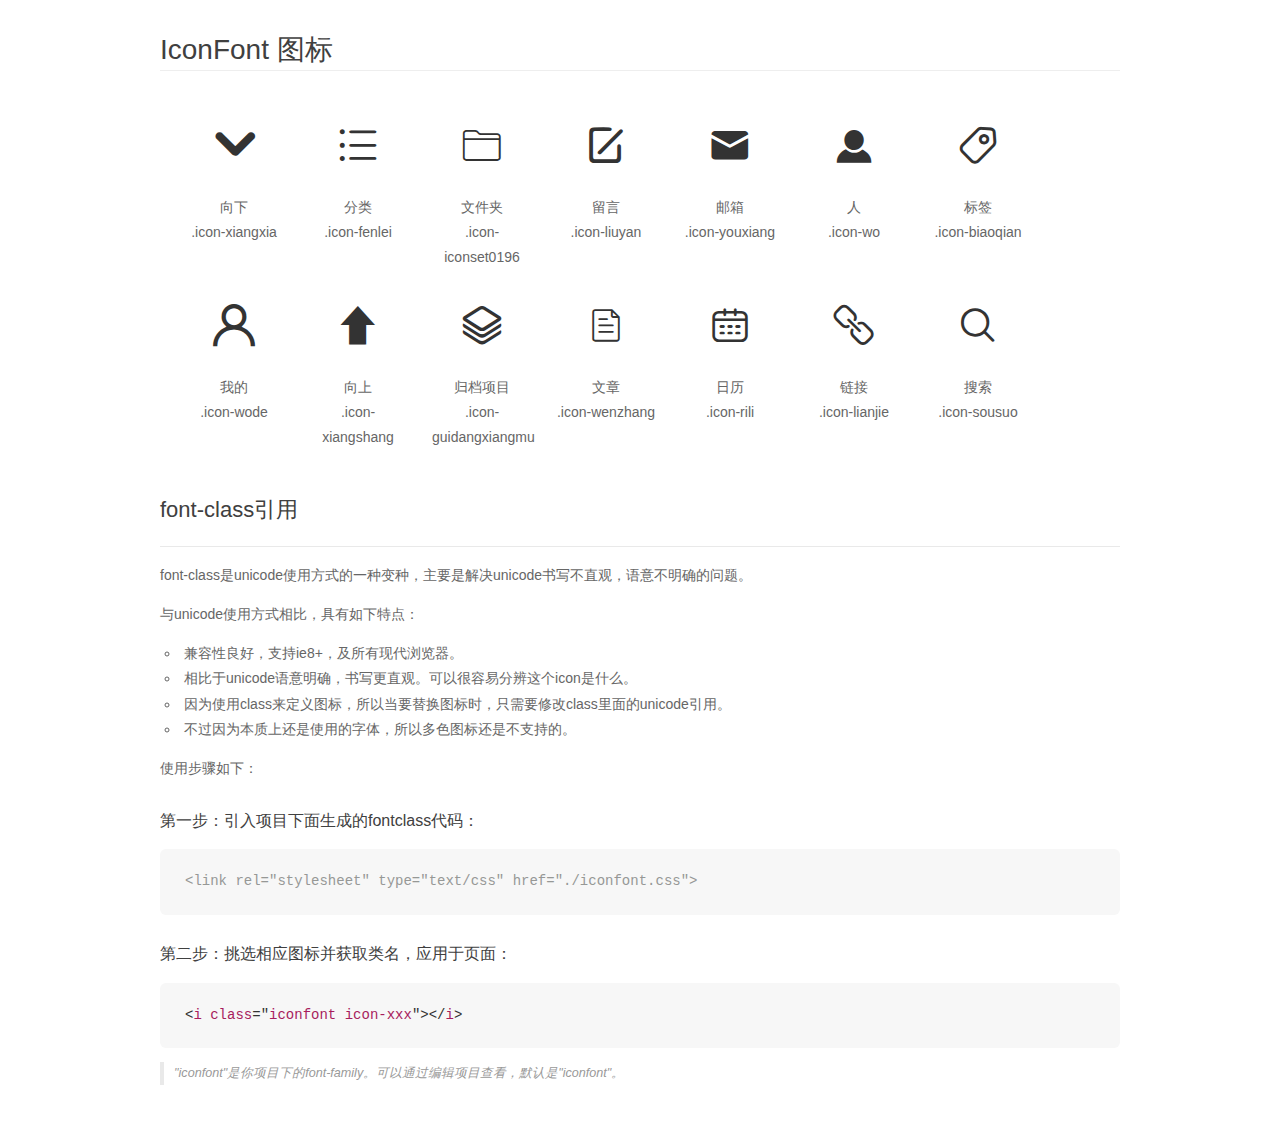
<file: iconfont/demo_fontclass.html>
<!DOCTYPE html>
<html>
<head>
    <meta charset="utf-8"/>
    <title>IconFont</title>
    <link rel="stylesheet" href="demo.css">
    <link rel="stylesheet" href="iconfont.css">
</head>
<body>
    <div class="main markdown">
        <h1>IconFont 图标</h1>
        <ul class="icon_lists clear">
            
                <li>
                <i class="icon iconfont icon-xiangxia"></i>
                    <div class="name">向下</div>
                    <div class="fontclass">.icon-xiangxia</div>
                </li>
            
                <li>
                <i class="icon iconfont icon-fenlei"></i>
                    <div class="name">分类</div>
                    <div class="fontclass">.icon-fenlei</div>
                </li>
            
                <li>
                <i class="icon iconfont icon-iconset0196"></i>
                    <div class="name">文件夹</div>
                    <div class="fontclass">.icon-iconset0196</div>
                </li>
            
                <li>
                <i class="icon iconfont icon-liuyan"></i>
                    <div class="name">留言</div>
                    <div class="fontclass">.icon-liuyan</div>
                </li>
            
                <li>
                <i class="icon iconfont icon-youxiang"></i>
                    <div class="name">邮箱</div>
                    <div class="fontclass">.icon-youxiang</div>
                </li>
            
                <li>
                <i class="icon iconfont icon-wo"></i>
                    <div class="name">人</div>
                    <div class="fontclass">.icon-wo</div>
                </li>
            
                <li>
                <i class="icon iconfont icon-biaoqian"></i>
                    <div class="name">标签</div>
                    <div class="fontclass">.icon-biaoqian</div>
                </li>
            
                <li>
                <i class="icon iconfont icon-wode"></i>
                    <div class="name">我的</div>
                    <div class="fontclass">.icon-wode</div>
                </li>
            
                <li>
                <i class="icon iconfont icon-xiangshang"></i>
                    <div class="name">向上</div>
                    <div class="fontclass">.icon-xiangshang</div>
                </li>
            
                <li>
                <i class="icon iconfont icon-guidangxiangmu"></i>
                    <div class="name">归档项目</div>
                    <div class="fontclass">.icon-guidangxiangmu</div>
                </li>
            
                <li>
                <i class="icon iconfont icon-wenzhang"></i>
                    <div class="name">文章</div>
                    <div class="fontclass">.icon-wenzhang</div>
                </li>
            
                <li>
                <i class="icon iconfont icon-rili"></i>
                    <div class="name">日历</div>
                    <div class="fontclass">.icon-rili</div>
                </li>
            
                <li>
                <i class="icon iconfont icon-lianjie"></i>
                    <div class="name">链接</div>
                    <div class="fontclass">.icon-lianjie</div>
                </li>
            
                <li>
                <i class="icon iconfont icon-sousuo"></i>
                    <div class="name">搜索</div>
                    <div class="fontclass">.icon-sousuo</div>
                </li>
            
        </ul>

        <h2 id="font-class-">font-class引用</h2>
        <hr>

        <p>font-class是unicode使用方式的一种变种，主要是解决unicode书写不直观，语意不明确的问题。</p>
        <p>与unicode使用方式相比，具有如下特点：</p>
        <ul>
        <li>兼容性良好，支持ie8+，及所有现代浏览器。</li>
        <li>相比于unicode语意明确，书写更直观。可以很容易分辨这个icon是什么。</li>
        <li>因为使用class来定义图标，所以当要替换图标时，只需要修改class里面的unicode引用。</li>
        <li>不过因为本质上还是使用的字体，所以多色图标还是不支持的。</li>
        </ul>
        <p>使用步骤如下：</p>
        <h3 id="-fontclass-">第一步：引入项目下面生成的fontclass代码：</h3>


        <pre><code class="lang-js hljs javascript"><span class="hljs-comment">&lt;link rel="stylesheet" type="text/css" href="./iconfont.css"&gt;</span></code></pre>
        <h3 id="-">第二步：挑选相应图标并获取类名，应用于页面：</h3>
        <pre><code class="lang-css hljs">&lt;<span class="hljs-selector-tag">i</span> <span class="hljs-selector-tag">class</span>="<span class="hljs-selector-tag">iconfont</span> <span class="hljs-selector-tag">icon-xxx</span>"&gt;&lt;/<span class="hljs-selector-tag">i</span>&gt;</code></pre>
        <blockquote>
        <p>"iconfont"是你项目下的font-family。可以通过编辑项目查看，默认是"iconfont"。</p>
        </blockquote>
    </div>
</body>
</html>
</file>
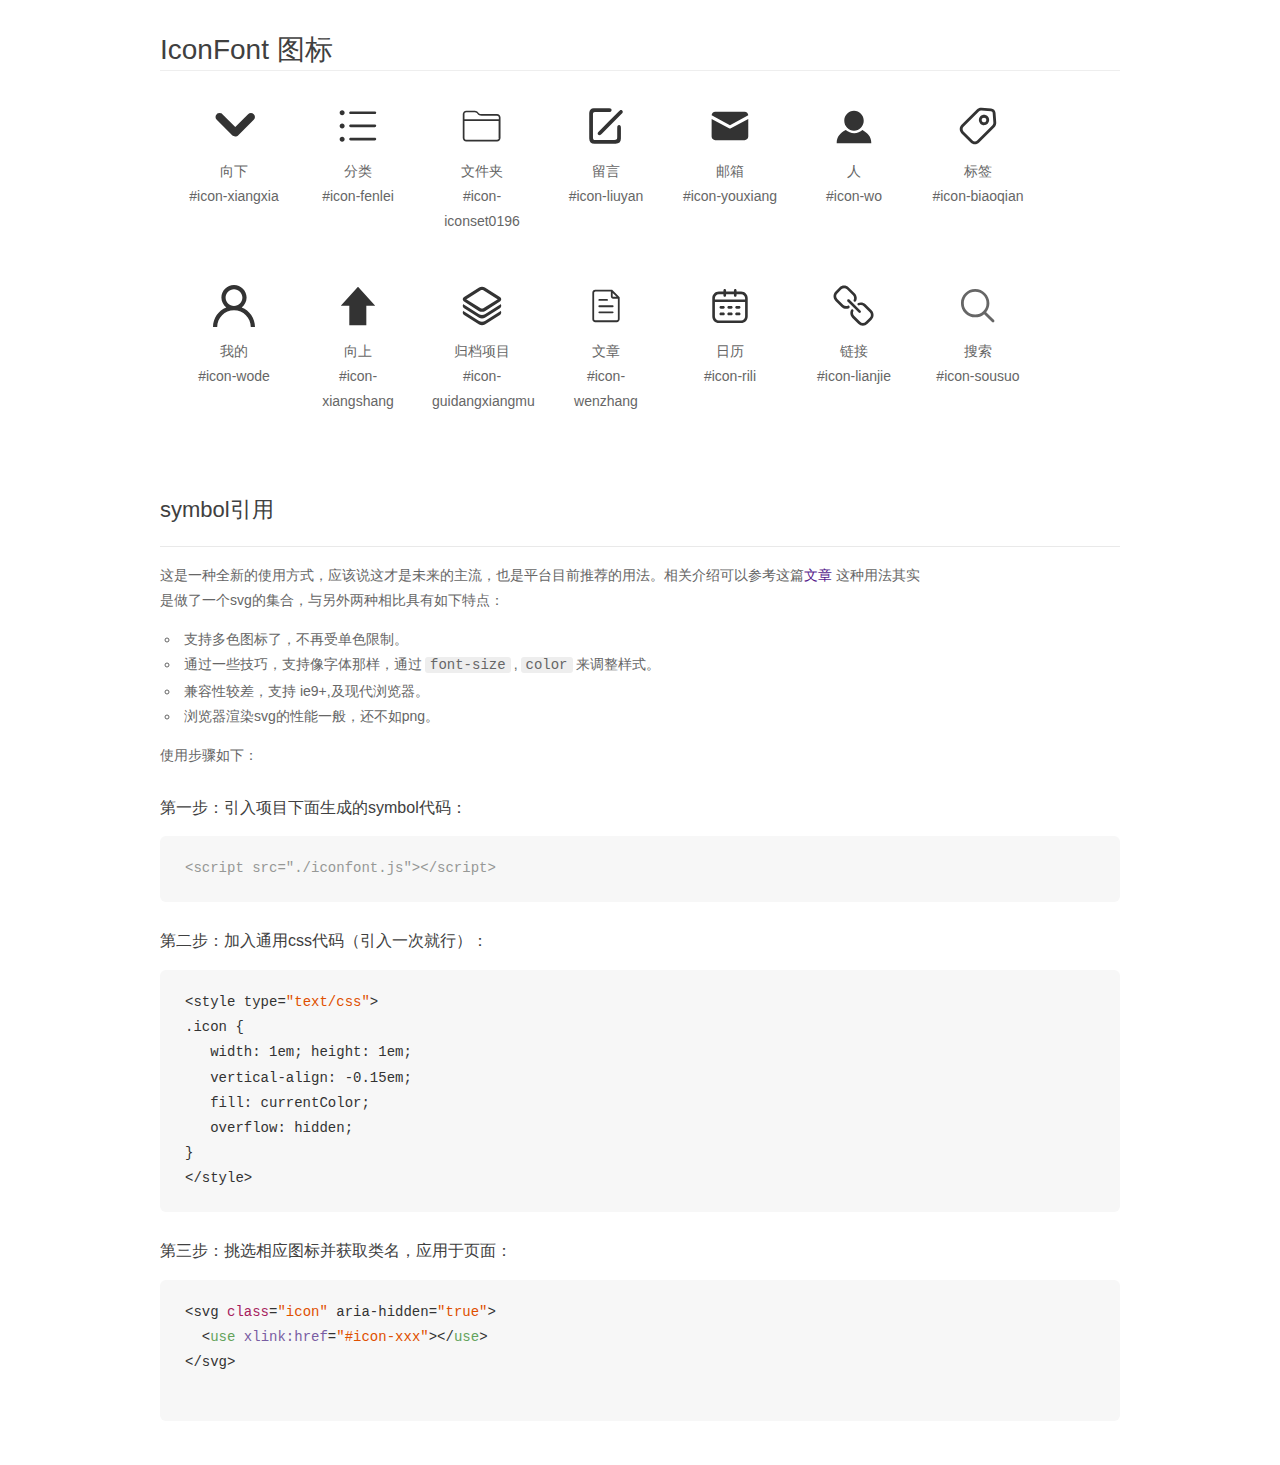
<file: iconfont/demo_symbol.html>
<!DOCTYPE html>
<html>
<head>
    <meta charset="utf-8"/>
    <title>IconFont</title>
    <link rel="stylesheet" href="demo.css">
    <script src="iconfont.js"></script>

    <style type="text/css">
        .icon {
          /* 通过设置 font-size 来改变图标大小 */
          width: 1em; height: 1em;
          /* 图标和文字相邻时，垂直对齐 */
          vertical-align: -0.15em;
          /* 通过设置 color 来改变 SVG 的颜色/fill */
          fill: currentColor;
          /* path 和 stroke 溢出 viewBox 部分在 IE 下会显示
             normalize.css 中也包含这行 */
          overflow: hidden;
        }

    </style>
</head>
<body>
    <div class="main markdown">
        <h1>IconFont 图标</h1>
        <ul class="icon_lists clear">
            
                <li>
                    <svg class="icon" aria-hidden="true">
                        <use xlink:href="#icon-xiangxia"></use>
                    </svg>
                    <div class="name">向下</div>
                    <div class="fontclass">#icon-xiangxia</div>
                </li>
            
                <li>
                    <svg class="icon" aria-hidden="true">
                        <use xlink:href="#icon-fenlei"></use>
                    </svg>
                    <div class="name">分类</div>
                    <div class="fontclass">#icon-fenlei</div>
                </li>
            
                <li>
                    <svg class="icon" aria-hidden="true">
                        <use xlink:href="#icon-iconset0196"></use>
                    </svg>
                    <div class="name">文件夹</div>
                    <div class="fontclass">#icon-iconset0196</div>
                </li>
            
                <li>
                    <svg class="icon" aria-hidden="true">
                        <use xlink:href="#icon-liuyan"></use>
                    </svg>
                    <div class="name">留言</div>
                    <div class="fontclass">#icon-liuyan</div>
                </li>
            
                <li>
                    <svg class="icon" aria-hidden="true">
                        <use xlink:href="#icon-youxiang"></use>
                    </svg>
                    <div class="name">邮箱</div>
                    <div class="fontclass">#icon-youxiang</div>
                </li>
            
                <li>
                    <svg class="icon" aria-hidden="true">
                        <use xlink:href="#icon-wo"></use>
                    </svg>
                    <div class="name">人</div>
                    <div class="fontclass">#icon-wo</div>
                </li>
            
                <li>
                    <svg class="icon" aria-hidden="true">
                        <use xlink:href="#icon-biaoqian"></use>
                    </svg>
                    <div class="name">标签</div>
                    <div class="fontclass">#icon-biaoqian</div>
                </li>
            
                <li>
                    <svg class="icon" aria-hidden="true">
                        <use xlink:href="#icon-wode"></use>
                    </svg>
                    <div class="name">我的</div>
                    <div class="fontclass">#icon-wode</div>
                </li>
            
                <li>
                    <svg class="icon" aria-hidden="true">
                        <use xlink:href="#icon-xiangshang"></use>
                    </svg>
                    <div class="name">向上</div>
                    <div class="fontclass">#icon-xiangshang</div>
                </li>
            
                <li>
                    <svg class="icon" aria-hidden="true">
                        <use xlink:href="#icon-guidangxiangmu"></use>
                    </svg>
                    <div class="name">归档项目</div>
                    <div class="fontclass">#icon-guidangxiangmu</div>
                </li>
            
                <li>
                    <svg class="icon" aria-hidden="true">
                        <use xlink:href="#icon-wenzhang"></use>
                    </svg>
                    <div class="name">文章</div>
                    <div class="fontclass">#icon-wenzhang</div>
                </li>
            
                <li>
                    <svg class="icon" aria-hidden="true">
                        <use xlink:href="#icon-rili"></use>
                    </svg>
                    <div class="name">日历</div>
                    <div class="fontclass">#icon-rili</div>
                </li>
            
                <li>
                    <svg class="icon" aria-hidden="true">
                        <use xlink:href="#icon-lianjie"></use>
                    </svg>
                    <div class="name">链接</div>
                    <div class="fontclass">#icon-lianjie</div>
                </li>
            
                <li>
                    <svg class="icon" aria-hidden="true">
                        <use xlink:href="#icon-sousuo"></use>
                    </svg>
                    <div class="name">搜索</div>
                    <div class="fontclass">#icon-sousuo</div>
                </li>
            
        </ul>


        <h2 id="symbol-">symbol引用</h2>
        <hr>

        <p>这是一种全新的使用方式，应该说这才是未来的主流，也是平台目前推荐的用法。相关介绍可以参考这篇<a href="">文章</a>
        这种用法其实是做了一个svg的集合，与另外两种相比具有如下特点：</p>
        <ul>
          <li>支持多色图标了，不再受单色限制。</li>
          <li>通过一些技巧，支持像字体那样，通过<code>font-size</code>,<code>color</code>来调整样式。</li>
          <li>兼容性较差，支持 ie9+,及现代浏览器。</li>
          <li>浏览器渲染svg的性能一般，还不如png。</li>
        </ul>
        <p>使用步骤如下：</p>
        <h3 id="-symbol-">第一步：引入项目下面生成的symbol代码：</h3>
        <pre><code class="lang-js hljs javascript"><span class="hljs-comment">&lt;script src="./iconfont.js"&gt;&lt;/script&gt;</span></code></pre>
        <h3 id="-css-">第二步：加入通用css代码（引入一次就行）：</h3>
        <pre><code class="lang-js hljs javascript">&lt;style type=<span class="hljs-string">"text/css"</span>&gt;
.icon {
   width: <span class="hljs-number">1</span>em; height: <span class="hljs-number">1</span>em;
   vertical-align: <span class="hljs-number">-0.15</span>em;
   fill: currentColor;
   overflow: hidden;
}
&lt;<span class="hljs-regexp">/style&gt;</span></code></pre>
        <h3 id="-">第三步：挑选相应图标并获取类名，应用于页面：</h3>
        <pre><code class="lang-js hljs javascript">&lt;svg <span class="hljs-class"><span class="hljs-keyword">class</span></span>=<span class="hljs-string">"icon"</span> aria-hidden=<span class="hljs-string">"true"</span>&gt;<span class="xml"><span class="hljs-tag">
  &lt;<span class="hljs-name">use</span> <span class="hljs-attr">xlink:href</span>=<span class="hljs-string">"#icon-xxx"</span>&gt;</span><span class="hljs-tag">&lt;/<span class="hljs-name">use</span>&gt;</span>
</span>&lt;<span class="hljs-regexp">/svg&gt;
        </span></code></pre>
    </div>
</body>
</html>
</file>
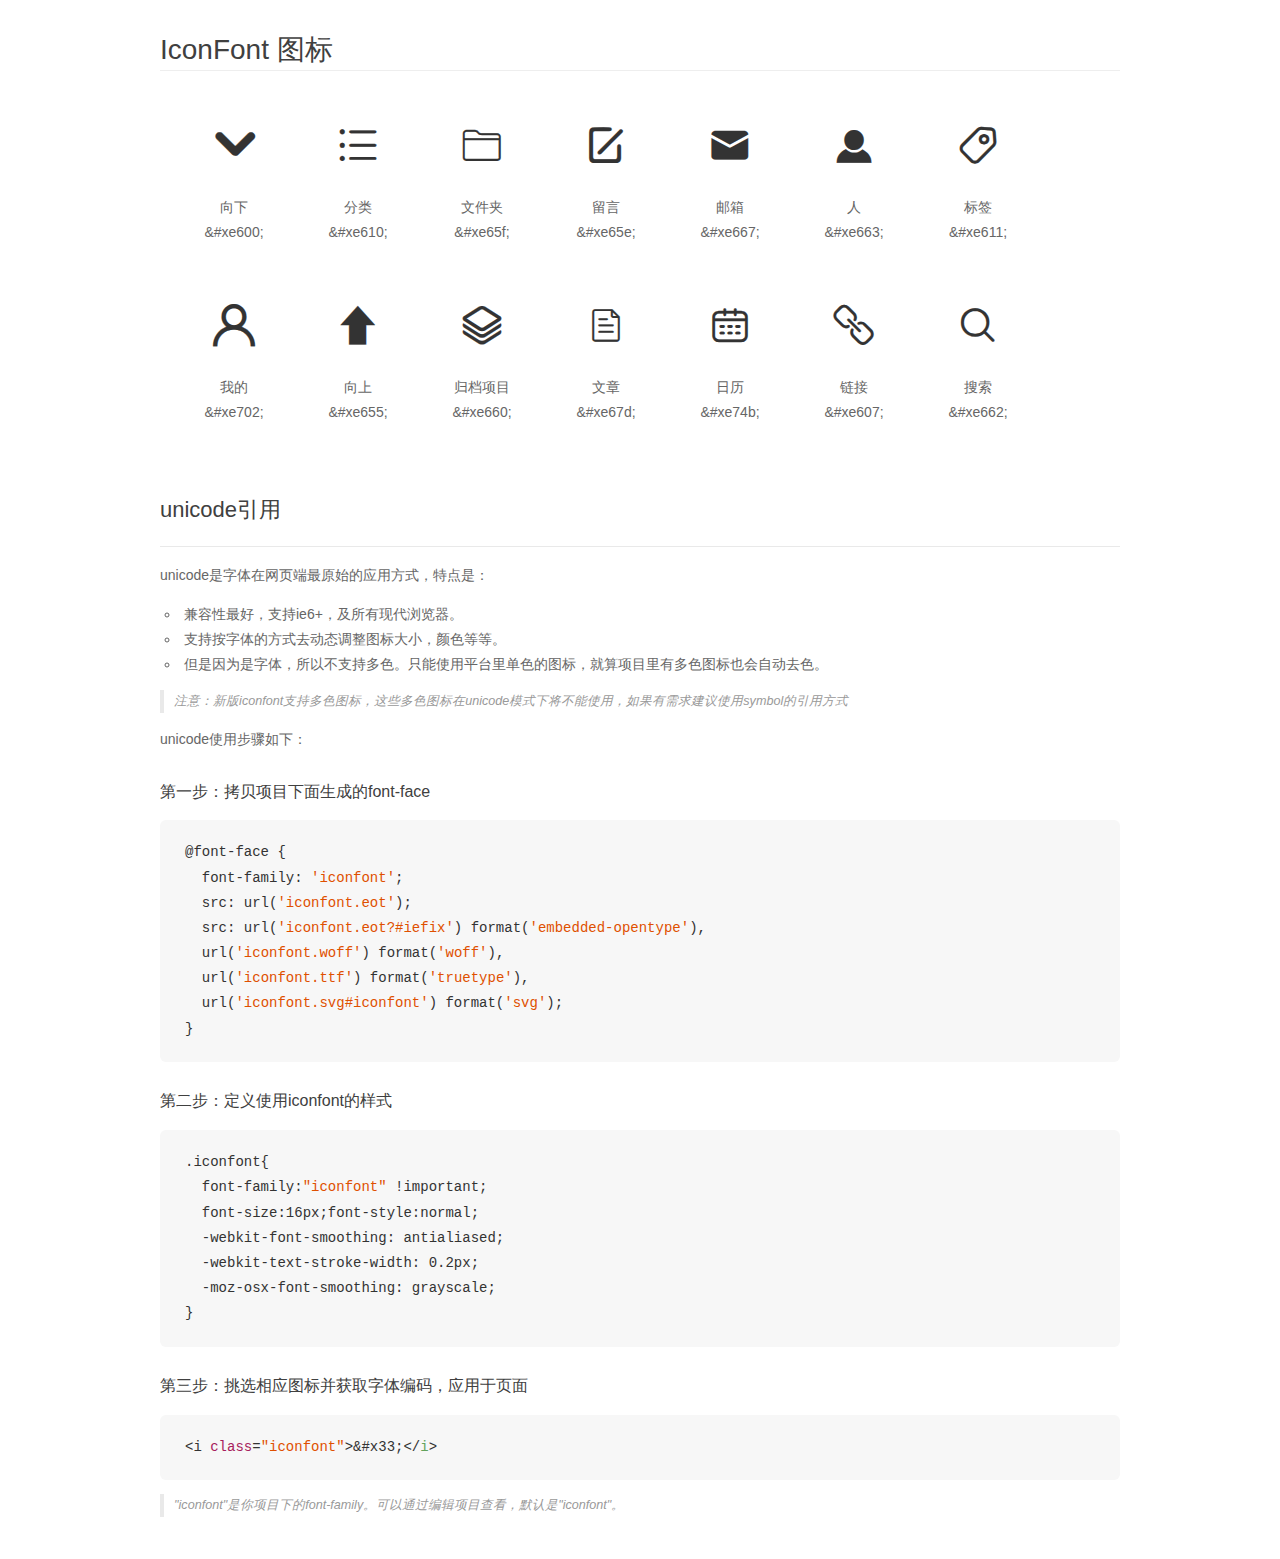
<file: iconfont/demo_unicode.html>
<!DOCTYPE html>
<html>
<head>
    <meta charset="utf-8"/>
    <title>IconFont</title>
    <link rel="stylesheet" href="demo.css">

    <style type="text/css">

        @font-face {font-family: "iconfont";
          src: url('iconfont.eot'); /* IE9*/
          src: url('iconfont.eot#iefix') format('embedded-opentype'), /* IE6-IE8 */
          url('iconfont.woff') format('woff'), /* chrome, firefox */
          url('iconfont.ttf') format('truetype'), /* chrome, firefox, opera, Safari, Android, iOS 4.2+*/
          url('iconfont.svg#iconfont') format('svg'); /* iOS 4.1- */
        }

        .iconfont {
          font-family:"iconfont" !important;
          font-size:16px;
          font-style:normal;
          -webkit-font-smoothing: antialiased;
          -webkit-text-stroke-width: 0.2px;
          -moz-osx-font-smoothing: grayscale;
        }

    </style>
</head>
<body>
    <div class="main markdown">
        <h1>IconFont 图标</h1>
        <ul class="icon_lists clear">
            
                <li>
                <i class="icon iconfont">&#xe600;</i>
                    <div class="name">向下</div>
                    <div class="code">&amp;#xe600;</div>
                </li>
            
                <li>
                <i class="icon iconfont">&#xe610;</i>
                    <div class="name">分类</div>
                    <div class="code">&amp;#xe610;</div>
                </li>
            
                <li>
                <i class="icon iconfont">&#xe65f;</i>
                    <div class="name">文件夹</div>
                    <div class="code">&amp;#xe65f;</div>
                </li>
            
                <li>
                <i class="icon iconfont">&#xe65e;</i>
                    <div class="name">留言</div>
                    <div class="code">&amp;#xe65e;</div>
                </li>
            
                <li>
                <i class="icon iconfont">&#xe667;</i>
                    <div class="name">邮箱</div>
                    <div class="code">&amp;#xe667;</div>
                </li>
            
                <li>
                <i class="icon iconfont">&#xe663;</i>
                    <div class="name">人</div>
                    <div class="code">&amp;#xe663;</div>
                </li>
            
                <li>
                <i class="icon iconfont">&#xe611;</i>
                    <div class="name">标签</div>
                    <div class="code">&amp;#xe611;</div>
                </li>
            
                <li>
                <i class="icon iconfont">&#xe702;</i>
                    <div class="name">我的</div>
                    <div class="code">&amp;#xe702;</div>
                </li>
            
                <li>
                <i class="icon iconfont">&#xe655;</i>
                    <div class="name">向上</div>
                    <div class="code">&amp;#xe655;</div>
                </li>
            
                <li>
                <i class="icon iconfont">&#xe660;</i>
                    <div class="name">归档项目</div>
                    <div class="code">&amp;#xe660;</div>
                </li>
            
                <li>
                <i class="icon iconfont">&#xe67d;</i>
                    <div class="name">文章</div>
                    <div class="code">&amp;#xe67d;</div>
                </li>
            
                <li>
                <i class="icon iconfont">&#xe74b;</i>
                    <div class="name">日历</div>
                    <div class="code">&amp;#xe74b;</div>
                </li>
            
                <li>
                <i class="icon iconfont">&#xe607;</i>
                    <div class="name">链接</div>
                    <div class="code">&amp;#xe607;</div>
                </li>
            
                <li>
                <i class="icon iconfont">&#xe662;</i>
                    <div class="name">搜索</div>
                    <div class="code">&amp;#xe662;</div>
                </li>
            
        </ul>
        <h2 id="unicode-">unicode引用</h2>
        <hr>

        <p>unicode是字体在网页端最原始的应用方式，特点是：</p>
        <ul>
        <li>兼容性最好，支持ie6+，及所有现代浏览器。</li>
        <li>支持按字体的方式去动态调整图标大小，颜色等等。</li>
        <li>但是因为是字体，所以不支持多色。只能使用平台里单色的图标，就算项目里有多色图标也会自动去色。</li>
        </ul>
        <blockquote>
        <p>注意：新版iconfont支持多色图标，这些多色图标在unicode模式下将不能使用，如果有需求建议使用symbol的引用方式</p>
        </blockquote>
        <p>unicode使用步骤如下：</p>
        <h3 id="-font-face">第一步：拷贝项目下面生成的font-face</h3>
        <pre><code class="lang-js hljs javascript">@font-face {
  font-family: <span class="hljs-string">'iconfont'</span>;
  src: url(<span class="hljs-string">'iconfont.eot'</span>);
  src: url(<span class="hljs-string">'iconfont.eot?#iefix'</span>) format(<span class="hljs-string">'embedded-opentype'</span>),
  url(<span class="hljs-string">'iconfont.woff'</span>) format(<span class="hljs-string">'woff'</span>),
  url(<span class="hljs-string">'iconfont.ttf'</span>) format(<span class="hljs-string">'truetype'</span>),
  url(<span class="hljs-string">'iconfont.svg#iconfont'</span>) format(<span class="hljs-string">'svg'</span>);
}
</code></pre>
        <h3 id="-iconfont-">第二步：定义使用iconfont的样式</h3>
        <pre><code class="lang-js hljs javascript">.iconfont{
  font-family:<span class="hljs-string">"iconfont"</span> !important;
  font-size:<span class="hljs-number">16</span>px;font-style:normal;
  -webkit-font-smoothing: antialiased;
  -webkit-text-stroke-width: <span class="hljs-number">0.2</span>px;
  -moz-osx-font-smoothing: grayscale;
}
</code></pre>
        <h3 id="-">第三步：挑选相应图标并获取字体编码，应用于页面</h3>
        <pre><code class="lang-js hljs javascript">&lt;i <span class="hljs-class"><span class="hljs-keyword">class</span></span>=<span class="hljs-string">"iconfont"</span>&gt;&amp;#x33;<span class="xml"><span class="hljs-tag">&lt;/<span class="hljs-name">i</span>&gt;</span></span></code></pre>

        <blockquote>
        <p>"iconfont"是你项目下的font-family。可以通过编辑项目查看，默认是"iconfont"。</p>
        </blockquote>
    </div>


</body>
</html>
</file>
<file: css/universe.css>
* {
    box-sizing: border-box;
}

body,
form {
    margin: 0;
}

body {
    font-family: sans-serif;
}

input,
button {
    outline: none;
}

a {
    text-decoration: none;
    color: inherit;
    display: inline-block;
}
span{
    display: inline-block;
}

img {
    max-width: 100%;
}

.row::before,
.row::after {
    display: block;
    content: "";
    clear: both;
}

.col {
    float: left;
}

.fl {
    float: left;
}

.fr {
    float: right;
}
.text-left{
    text-align: left;
}
.text-right{
    text-align: right;
}
.text-center{
    text-align: center;
}
.col-1 {
    width: 4.1666666666666666%;
}

.col-2 {
    width: 8.3333333333333333%;
}

.col-3 {
    width: 12.5%;
}

.col-4 {
    width: 16.6666666666666666%;
}

.col-5 {
    width: 20.8333333333333333%;
}

.col-6 {
    width: 25%;
}

.col-7 {
    width: 29.1666666666666666%;
}

.col-8 {
    width: 33.3333333333333333%;
}

.col-9 {
    width: 37.5%;
}

.col-10 {
    width: 41.6666666666666666%;
}

.col-11 {
    width: 45.8333333333333333%;
}

.col-12 {
    width: 50%;
}

.col-13 {
    width: 54.1666666666666666%;
}

.col-14 {
    width: 58.3333333333333333%;
}

.col-15 {
    width: 62.5%;
}

.col-16 {
    width: 66.6666666666666666%;
}

.col-17 {
    width: 70.8333333333333333%;
}

.col-18 {
    width: 75%;
}

.col-19 {
    width: 79.1666666666666666%;
}

.col-20 {
    width: 83.3333333333333333%;
}

.col-21 {
    width: 87.5%;
}

.col-22 {
    width: 91.6666666666666666%;
}

.col-23 {
    width: 95.8333333333333333%;
}

.col-24 {
    width: 100%;
}
</file>
<file: css/global.css>
body,html{
    background-image: url(../img/cloudy-day.png);
    /* background-repeat: no-repeat; */
    /* background-size: 100%; */
    /* background-position: center; */
    /* width: 100%; */
    /* height: 100%; */
    /* background: #eee; */
}

.container{
    max-width: 1080px;
    margin: 0 auto;
}

.nav.global{
    font-size: 150%;
    padding: 10px 10px;
    background: rgba(255, 255, 255, .9);
    box-shadow: 0 0 3px rgba(0, 0, 0, .1);
    position: fixed;
    width: 100%;
    
}
.nav.global .link-group{
    position: relative;
}

.nav.global .link-group a{
    padding: 8px 34px;
}
.nav.global .link-group a:first-child,
.nav.page a:first-child{
    color: #135f70;
}
.nav.global .link-group a:hover{
    color: #135f70
}

.nav.global .logo a{
    font-size: 150%;
    color: #12abcc;
    padding-left: 10px;
    /* border: 4px solid ; */
    /* padding: 13px 30px; */
}
.search{
    position: relative;
    padding: 10px 0;
}
.search input,
.search button{
    padding: 10px;
}
.search input{
    width: 100%;
}
.search input:focus{
    border:1px solid #135f70;
}
.search button{
    background: transparent;
    border: none;
    position: absolute;
    top:13px;
    right: 0px;
}
main{
    padding-top:90px;
    /* background: rgba(255, 255, 255, .3); */
}

.nav.page,
.time-line .card,
.intro .text,
.fild,
.article,
.more{
    background: #fff;
    border-radius: 5px;
    overflow: hidden;
    margin-bottom: 10px;
    margin-right: 10px;
    box-shadow: 3px 3px 5px rgba(0, 0, 0, .1);
    margin-left:10px;
}
.nav.page{
    font-size: 130%;
}
.nav.page a{
    padding: 20px 20px;
    border-bottom: 2px solid transparent;

}
.nav.page a:hover{
    border-bottom: 2px solid #135f70;
    color: #135f70;
}
.info>*{
    display: inline-block;
    color: #777
}
.info{
    padding-left: 17px;
    padding-bottom: 10px;
}
.info button{
    padding: 5px 9px;
    background: rgba(145, 175, 184, 0.5);
    border-radius: 3px;
    overflow: hidden;
    border: none;
    color: #777;
    margin:0 3px;
}
.info .btn{
    padding-right: 30px;
}
.info button:hover{
    color: #fff;
    background: #6395ab;
}
.info span{
    padding-right: 15px;

}
.info span i{
    padding-right: 5px;
}
.intro .via{
    text-align: center;
}
.intro .text{
  
    padding: 30px;
    margin-top: -30px;
    padding-top: 30px;
    
}
.intro .text .title{
    font-size: 150%;
    padding-bottom: 13px;
    text-align: center;
}
.intro .via img{
    border-radius: 50%;
    background: #fff;
    padding: 8px;
    border: .5px solid rgba(204, 204, 204, .6);
    box-shadow: 2px 2px 10px rgba(204, 204, 204, .2);
    max-width: 60%;
}
.fild>*{
    text-align: center;
    display: block;
    padding: 10px;
    font-size: 15px;
}
.fild a:hover{
    background: rgba(204, 204, 204, .6);
}
.fild span{
    font-size: 130%;
}
.fild i{
    padding-right: 8px;
}
.footer{
    font-size: 13px;
    color: #000;
    padding: 15px;
}

.nav.global .min-nav{
    display: none;
}
.more{
    text-align: center;
    font-size: 18px;
    padding: 20px;
    color: #12abcc;
}
</file>
<file: css/home.css>
.time-line .card .title{
    font-size: 110%;
    padding: 13px 20px;
    border-bottom: 1px solid #ddd;
}
.time-line .card .img{
  font-size: 0;
    float: left;
    padding: 10px 20px;
}
.time-line .card .img img{
    border-radius: 3px;
    overflow: hidden;

}
.time-line .card .text{
    font-size: 15px;
    float: right;
   line-height: 1.6;
   padding: 10px 0;
   padding-right: 10px;
}
.time-line .card .text>*:last-child{
    color: #12abcc;
}
.info>*{
    display: inline-block;
    color: #777
}
.info{
    padding-left: 17px;
    padding-bottom: 10px;
}
.info button{
    padding: 5px 9px;
    background: rgba(145, 175, 184, 0.5);
    border-radius: 3px;
    overflow: hidden;
    border: none;
    color: #777;
    margin:0 3px;
}
.info .btn{
    padding-right: 30px;
}
.info button:hover{
    color: #fff;
    background: #6395ab;
}
.info span{
    padding-right: 15px;

}
.info span i{
    padding-right: 5px;
}
</file>
<file: iconfont/iconfont.css>
@font-face {font-family: "iconfont";
  src: url('iconfont.eot?t=1540369092312'); /* IE9*/
  src: url('iconfont.eot?t=1540369092312#iefix') format('embedded-opentype'), /* IE6-IE8 */
  url('[data-uri]') format('woff'),
  url('iconfont.ttf?t=1540369092312') format('truetype'), /* chrome, firefox, opera, Safari, Android, iOS 4.2+*/
  url('iconfont.svg?t=1540369092312#iconfont') format('svg'); /* iOS 4.1- */
}

.iconfont {
  font-family:"iconfont" !important;
  font-size:16px;
  font-style:normal;
  -webkit-font-smoothing: antialiased;
  -moz-osx-font-smoothing: grayscale;
}

.icon-xiangxia:before { content: "\e600"; }

.icon-fenlei:before { content: "\e610"; }

.icon-iconset0196:before { content: "\e65f"; }

.icon-liuyan:before { content: "\e65e"; }

.icon-youxiang:before { content: "\e667"; }

.icon-wo:before { content: "\e663"; }

.icon-biaoqian:before { content: "\e611"; }

.icon-wode:before { content: "\e702"; }

.icon-xiangshang:before { content: "\e655"; }

.icon-guidangxiangmu:before { content: "\e660"; }

.icon-wenzhang:before { content: "\e67d"; }

.icon-rili:before { content: "\e74b"; }

.icon-lianjie:before { content: "\e607"; }

.icon-sousuo:before { content: "\e662"; }
</file>
<file: css/min.css>
.col-min-1 {
    width: 4.1666666666666666%;
}

.col-min-2 {
    width: 8.3333333333333333%;
}

.col-min-3 {
    width: 12.5%;
}

.col-min-4 {
    width: 16.6666666666666666%;
}

.col-min-5 {
    width: 20.8333333333333333%;
}

.col-min-6 {
    width: 25%;
}

.col-min-7 {
    width: 29.1666666666666666%;
}

.col-min-8 {
    width: 33.3333333333333333%;
}

.col-min-9 {
    width: 37.5%;
}

.col-min-10 {
    width: 41.6666666666666666%;
}

.col-min-11 {
    width: 45.8333333333333333%;
}

.col-min-12 {
    width: 50%;
}

.col-min-13 {
    width: 54.1666666666666666%;
}

.col-min-14 {
    width: 58.3333333333333333%;
}

.col-min-15 {
    width: 62.5%;
}

.col-min-16 {
    width: 66.6666666666666666%;
}

.col-min-17 {
    width: 70.8333333333333333%;
}

.col-min-18 {
    width: 75%;
}

.col-min-19 {
    width: 79.1666666666666666%;
}

.col-min-20 {
    width: 83.3333333333333333%;
}

.col-min-21 {
    width: 87.5%;
}

.col-min-22 {
    width: 91.6666666666666666%;
}

.col-min-23 {
    width: 95.8333333333333333%;
}

.col-min-24 {
    width: 100%;
}

.m-fl {
    float: left;
}

.hide{
    display: none;
}
main{
    padding-top:64px;
}
.nav.global .min-nav{
    display: block;
}
.min-nav .link{
    position: relative;
}
.min-nav .link i{
    font-size: 30px;
    color: #12abcc;
}
.min-nav .logo{
    font-size: 15px;
    text-align: center;
}
.min-nav .search input{
    
    padding: 5px 0;
}
.min-nav .search button{
    top:2px;
    right: -4px;
}
.min-nav .search{
    padding: 0;
}
#menu-checkbox{
    display: none;
}
#menu-checkbox:checked ~ .menu{
    display: block;
   
}
.nav.global .menu{
    position: absolute;
    bottom: -144px;
    left:-9px;
    background: #fff;
    border-radius: 3px;
    /* border: 1px solid #135f70; */
    /* width: 50%; */
    
    display: none;  
}
.nav.global .menu a{
    display: block;
    font-size: 80%;
    text-align: center;
    padding: 10px;
    
}
.nav.global .menu a:hover{
    background: rgba(204, 204, 204, .6);
}
.time-line .card .title{
    text-align: center;
}
.time-line .card .img{
    width: 100%;
}
.time-line .card .text{
    width: 100%;
    padding-left: 18px;

}
</file>
<file: css/article.css>
.article .title{
    font-size: 110%;
    padding: 13px 20px;
  
}
.article .content{
    padding: 18px;
}
</file>
<file: iconfont/demo.css>
*{margin: 0;padding: 0;list-style: none;}
/*
KISSY CSS Reset
理念：1. reset 的目的不是清除浏览器的默认样式，这仅是部分工作。清除和重置是紧密不可分的。
2. reset 的目的不是让默认样式在所有浏览器下一致，而是减少默认样式有可能带来的问题。
3. reset 期望提供一套普适通用的基础样式。但没有银弹，推荐根据具体需求，裁剪和修改后再使用。
特色：1. 适应中文；2. 基于最新主流浏览器。
维护：玉伯<lifesinger@gmail.com>, 正淳<ragecarrier@gmail.com>
 */

/** 清除内外边距 **/
body, h1, h2, h3, h4, h5, h6, hr, p, blockquote, /* structural elements 结构元素 */
dl, dt, dd, ul, ol, li, /* list elements 列表元素 */
pre, /* text formatting elements 文本格式元素 */
form, fieldset, legend, button, input, textarea, /* form elements 表单元素 */
th, td /* table elements 表格元素 */ {
  margin: 0;
  padding: 0;
}

/** 设置默认字体 **/
body,
button, input, select, textarea /* for ie */ {
  font: 12px/1.5 tahoma, arial, \5b8b\4f53, sans-serif;
}
h1, h2, h3, h4, h5, h6 { font-size: 100%; }
address, cite, dfn, em, var { font-style: normal; } /* 将斜体扶正 */
code, kbd, pre, samp { font-family: courier new, courier, monospace; } /* 统一等宽字体 */
small { font-size: 12px; } /* 小于 12px 的中文很难阅读，让 small 正常化 */

/** 重置列表元素 **/
ul, ol { list-style: none; }

/** 重置文本格式元素 **/
a { text-decoration: none; }
a:hover { text-decoration: underline; }


/** 重置表单元素 **/
legend { color: #000; } /* for ie6 */
fieldset, img { border: 0; } /* img 搭车：让链接里的 img 无边框 */
button, input, select, textarea { font-size: 100%; } /* 使得表单元素在 ie 下能继承字体大小 */
/* 注：optgroup 无法扶正 */

/** 重置表格元素 **/
table { border-collapse: collapse; border-spacing: 0; }

/* 清除浮动 */
.ks-clear:after, .clear:after {
  content: '\20';
  display: block;
  height: 0;
  clear: both;
}
.ks-clear, .clear {
  *zoom: 1;
}

.main {
  padding: 30px 100px;
width: 960px;
margin: 0 auto;
}
.main h1{font-size:36px; color:#333; text-align:left;margin-bottom:30px; border-bottom: 1px solid #eee;}

.helps{margin-top:40px;}
.helps pre{
  padding:20px;
  margin:10px 0;
  border:solid 1px #e7e1cd;
  background-color: #fffdef;
  overflow: auto;
}

.icon_lists{
  width: 100% !important;

}

.icon_lists li{
  float:left;
  width: 100px;
  height:180px;
  text-align: center;
  list-style: none !important;
}
.icon_lists .icon{
  font-size: 42px;
  line-height: 100px;
  margin: 10px 0;
  color:#333;
  -webkit-transition: font-size 0.25s ease-out 0s;
  -moz-transition: font-size 0.25s ease-out 0s;
  transition: font-size 0.25s ease-out 0s;

}
.icon_lists .icon:hover{
  font-size: 100px;
}



.markdown {
  color: #666;
  font-size: 14px;
  line-height: 1.8;
}

.highlight {
  line-height: 1.5;
}

.markdown img {
  vertical-align: middle;
  max-width: 100%;
}

.markdown h1 {
  color: #404040;
  font-weight: 500;
  line-height: 40px;
  margin-bottom: 24px;
}

.markdown h2,
.markdown h3,
.markdown h4,
.markdown h5,
.markdown h6 {
  color: #404040;
  margin: 1.6em 0 0.6em 0;
  font-weight: 500;
  clear: both;
}

.markdown h1 {
  font-size: 28px;
}

.markdown h2 {
  font-size: 22px;
}

.markdown h3 {
  font-size: 16px;
}

.markdown h4 {
  font-size: 14px;
}

.markdown h5 {
  font-size: 12px;
}

.markdown h6 {
  font-size: 12px;
}

.markdown hr {
  height: 1px;
  border: 0;
  background: #e9e9e9;
  margin: 16px 0;
  clear: both;
}

.markdown p,
.markdown pre {
  margin: 1em 0;
}

.markdown > p,
.markdown > blockquote,
.markdown > .highlight,
.markdown > ol,
.markdown > ul {
  width: 80%;
}

.markdown ul > li {
  list-style: circle;
}

.markdown > ul li,
.markdown blockquote ul > li {
  margin-left: 20px;
  padding-left: 4px;
}

.markdown > ul li p,
.markdown > ol li p {
  margin: 0.6em 0;
}

.markdown ol > li {
  list-style: decimal;
}

.markdown > ol li,
.markdown blockquote ol > li {
  margin-left: 20px;
  padding-left: 4px;
}

.markdown code {
  margin: 0 3px;
  padding: 0 5px;
  background: #eee;
  border-radius: 3px;
}

.markdown pre {
  border-radius: 6px;
  background: #f7f7f7;
  padding: 20px;
}

.markdown pre code {
  border: none;
  background: #f7f7f7;
  margin: 0;
}

.markdown strong,
.markdown b {
  font-weight: 600;
}

.markdown > table {
  border-collapse: collapse;
  border-spacing: 0px;
  empty-cells: show;
  border: 1px solid #e9e9e9;
  width: 95%;
  margin-bottom: 24px;
}

.markdown > table th {
  white-space: nowrap;
  color: #333;
  font-weight: 600;

}

.markdown > table th,
.markdown > table td {
  border: 1px solid #e9e9e9;
  padding: 8px 16px;
  text-align: left;
}

.markdown > table th {
  background: #F7F7F7;
}

.markdown blockquote {
  font-size: 90%;
  color: #999;
  border-left: 4px solid #e9e9e9;
  padding-left: 0.8em;
  margin: 1em 0;
  font-style: italic;
}

.markdown blockquote p {
  margin: 0;
}

.markdown .anchor {
  opacity: 0;
  transition: opacity 0.3s ease;
  margin-left: 8px;
}

.markdown .waiting {
  color: #ccc;
}

.markdown h1:hover .anchor,
.markdown h2:hover .anchor,
.markdown h3:hover .anchor,
.markdown h4:hover .anchor,
.markdown h5:hover .anchor,
.markdown h6:hover .anchor {
  opacity: 1;
  display: inline-block;
}

.markdown > br,
.markdown > p > br {
  clear: both;
}


.hljs {
  display: block;
  background: white;
  padding: 0.5em;
  color: #333333;
  overflow-x: auto;
}

.hljs-comment,
.hljs-meta {
  color: #969896;
}

.hljs-string,
.hljs-variable,
.hljs-template-variable,
.hljs-strong,
.hljs-emphasis,
.hljs-quote {
  color: #df5000;
}

.hljs-keyword,
.hljs-selector-tag,
.hljs-type {
  color: #a71d5d;
}

.hljs-literal,
.hljs-symbol,
.hljs-bullet,
.hljs-attribute {
  color: #0086b3;
}

.hljs-section,
.hljs-name {
  color: #63a35c;
}

.hljs-tag {
  color: #333333;
}

.hljs-title,
.hljs-attr,
.hljs-selector-id,
.hljs-selector-class,
.hljs-selector-attr,
.hljs-selector-pseudo {
  color: #795da3;
}

.hljs-addition {
  color: #55a532;
  background-color: #eaffea;
}

.hljs-deletion {
  color: #bd2c00;
  background-color: #ffecec;
}

.hljs-link {
  text-decoration: underline;
}

pre{
  background: #fff;
}
</file>
